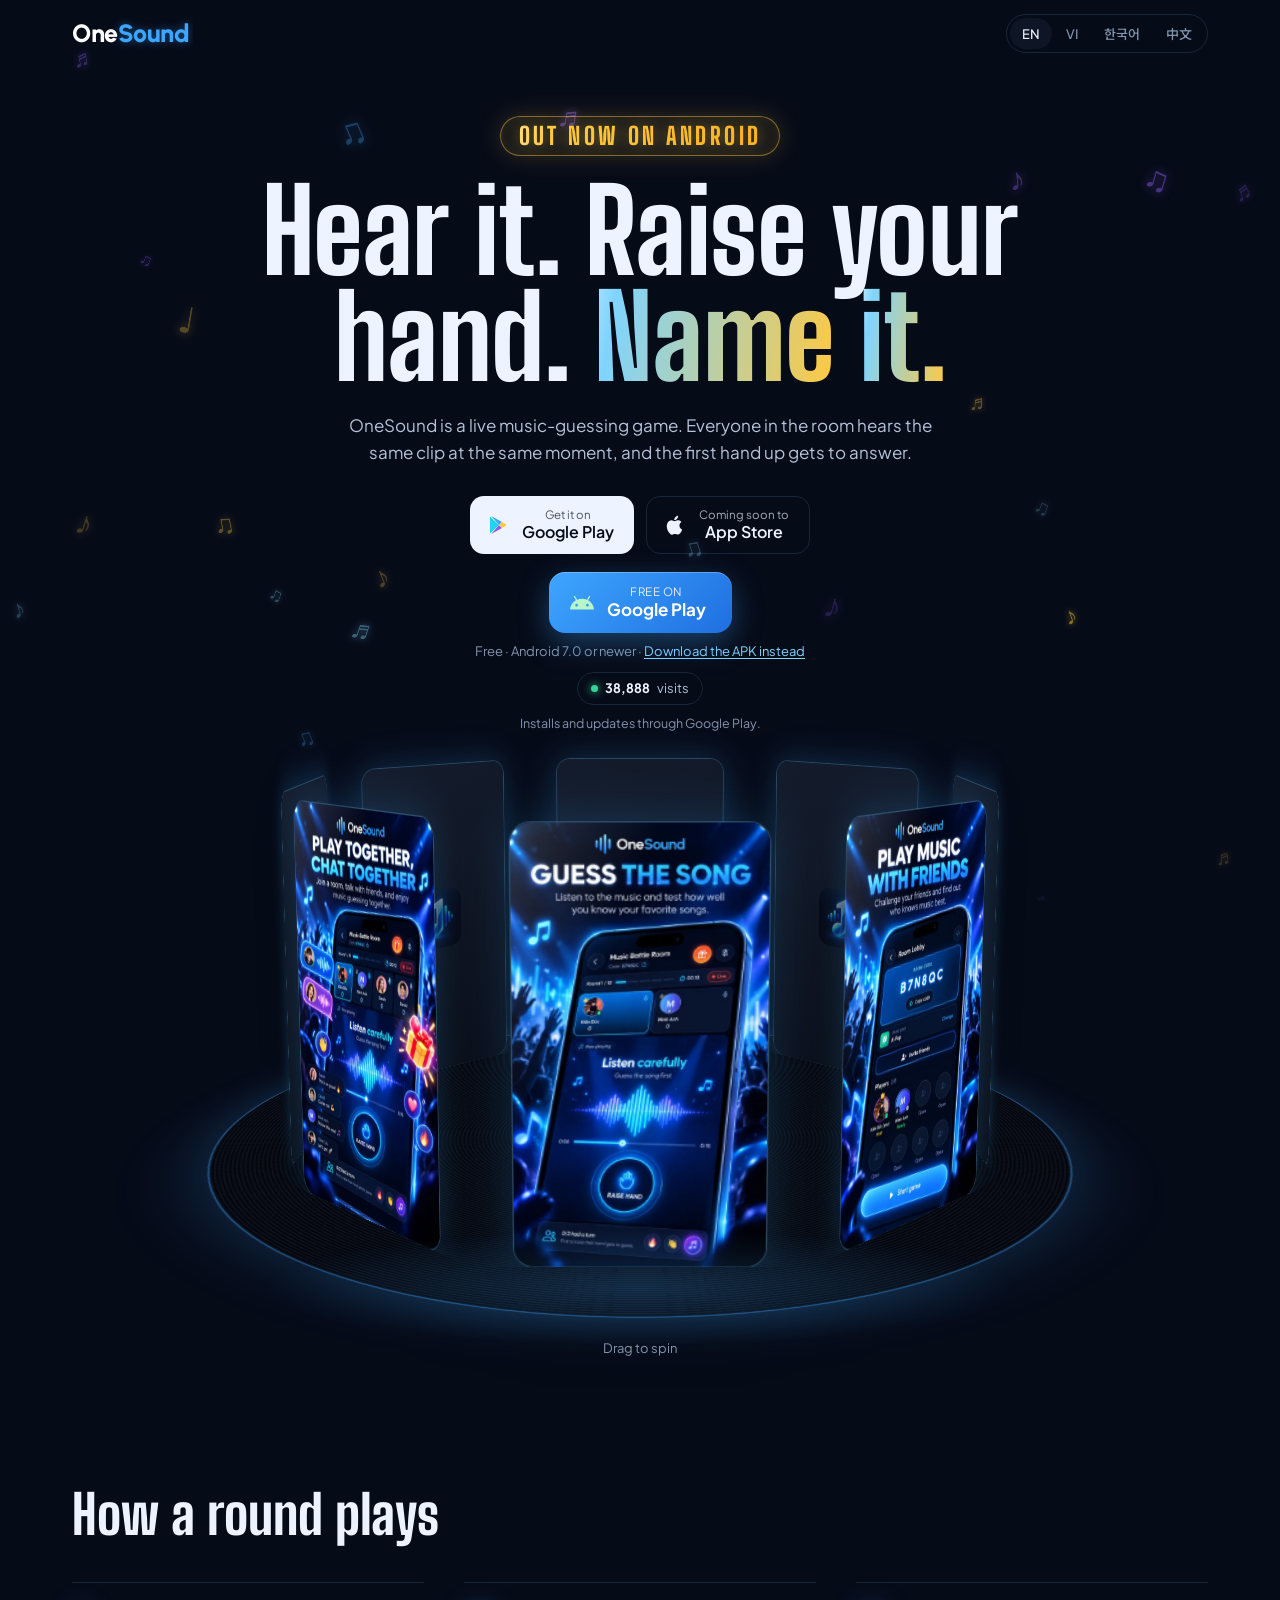
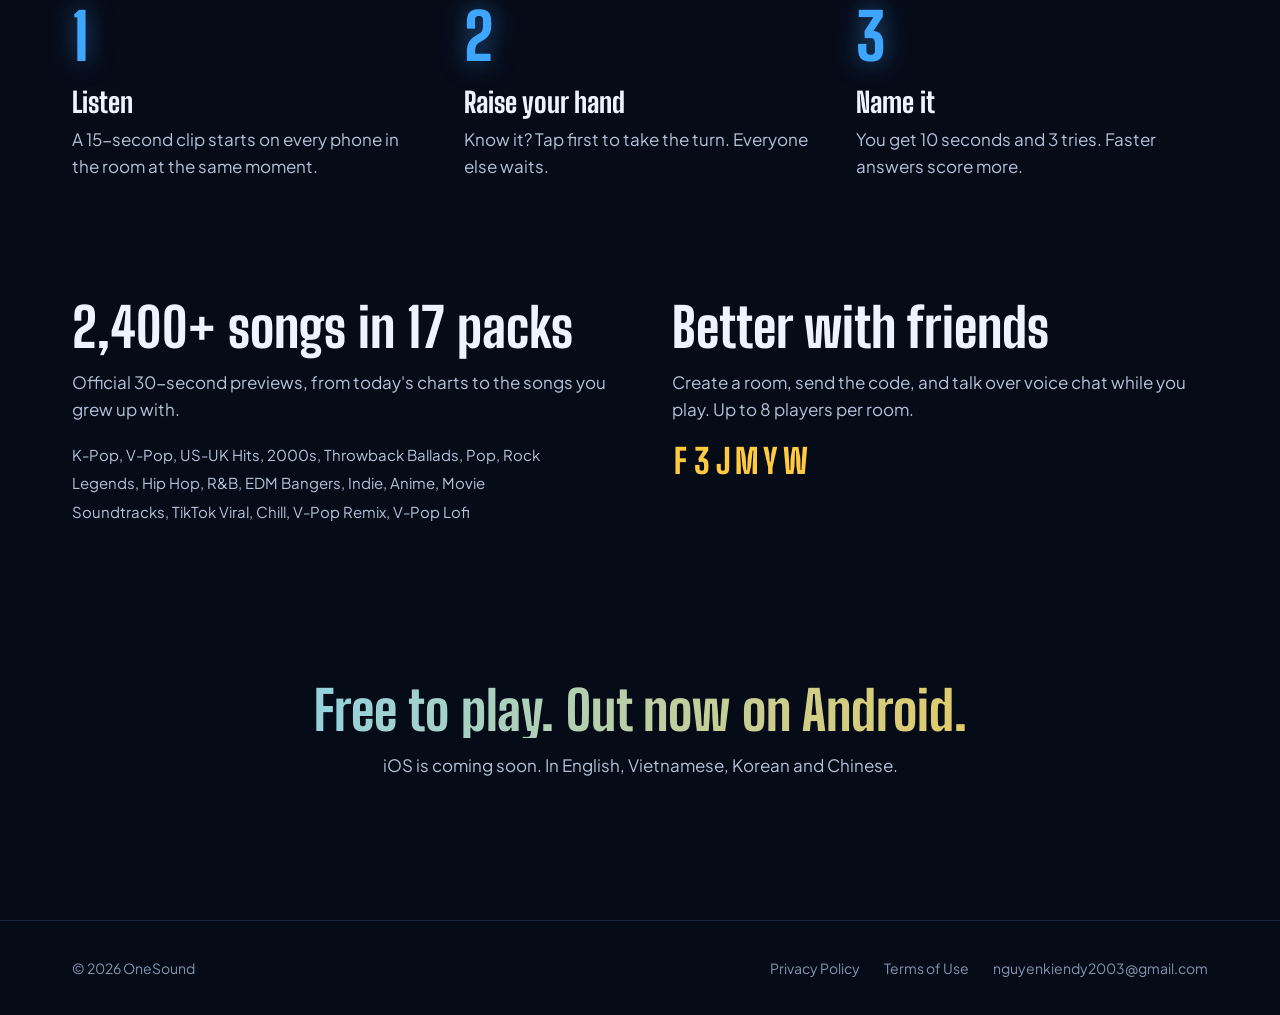
<file: index.html>
<!doctype html>
<html lang="en">
<head>
<meta charset="utf-8">
<meta name="viewport" content="width=device-width, initial-scale=1, viewport-fit=cover">
<title>OneSound: Live Music Battles</title>
<meta name="description" content="Hear the song, raise your hand first and name it. OneSound is a live music-guessing game to play with friends.">
<meta name="theme-color" content="#060b18">
<meta property="og:title" content="OneSound: Hear it. Raise your hand. Name it.">
<meta property="og:description" content="A live music-guessing game. Everyone hears the same clip at once; the first hand up answers.">
<meta property="og:site_name" content="OneSound">
<meta property="og:url" content="https://duckiendev.github.io/onesound/">
<meta property="og:image" content="https://duckiendev.github.io/onesound/assets/og.jpg">
<meta property="og:image:secure_url" content="https://duckiendev.github.io/onesound/assets/og.jpg">
<meta property="og:image:type" content="image/jpeg">
<meta property="og:image:width" content="1200">
<meta property="og:image:height" content="630">
<meta property="og:image:alt" content="OneSound: guess the song, beat your rivals. Play solo or battle live in music rooms.">
<meta property="og:type" content="website">
<meta property="og:locale" content="en_US">
<meta property="og:locale:alternate" content="vi_VN">
<meta property="og:locale:alternate" content="ko_KR">
<meta name="twitter:card" content="summary_large_image">
<meta name="twitter:title" content="OneSound: Hear it. Raise your hand. Name it.">
<meta name="twitter:description" content="A live music-guessing game. Everyone hears the same clip at once; the first hand up answers.">
<meta name="twitter:image" content="https://duckiendev.github.io/onesound/assets/og.jpg">
<link rel="canonical" href="https://duckiendev.github.io/onesound/">
<link rel="icon" href="assets/favicon.png">
<link rel="apple-touch-icon" href="assets/apple-touch-icon.png">
<link rel="preconnect" href="https://fonts.googleapis.com">
<link rel="preconnect" href="https://fonts.gstatic.com" crossorigin>
<link href="https://fonts.googleapis.com/css2?family=Big+Shoulders+Display:wght@700;800&family=Urbanist:wght@800&family=Noto+Sans+KR:wght@400;500;700&family=Noto+Sans+SC:wght@400;500;700;900&family=Plus+Jakarta+Sans:wght@400;500;600&display=swap" rel="stylesheet">
<link rel="preload" as="image" href="assets/posters/guess-1.webp">
<link rel="stylesheet" href="assets/site.css">
<script>document.documentElement.classList.add('js')</script>
</head>
<body>

<header class="topbar" id="topbar">
  <div class="wrap">
    <a class="brand" href="./" data-langlink aria-label="OneSound"><span class="wm" aria-hidden="true"><i style="--n:0">O</i><i style="--n:1">n</i><i style="--n:2">e</i><i style="--n:3" class=s>S</i><i style="--n:4" class=s>o</i><i style="--n:5" class=s>u</i><i style="--n:6" class=s>n</i><i style="--n:7" class=s>d</i></span></a>
    <div class="lang" role="group" aria-label="Language">
      <button type="button" data-lang="en">EN</button>
      <button type="button" data-lang="vi">VI</button>
      <button type="button" data-lang="ko">한국어</button>
      <button type="button" data-lang="zh">中文</button>
    </div>
  </div>
</header>

<main>
  <section class="hero">
    <div class="wrap">
      <div class="copy">
        <p class="soon">
          <span class="spark" style="--x:-14px;--y:-6px;--t:0s" aria-hidden="true"></span>
          <span class="spark" style="--x:calc(100% + 4px);--y:-10px;--t:.7s" aria-hidden="true"></span>
          <span class="spark" style="--x:30%;--y:calc(100% - 2px);--t:1.3s;--s:.6" aria-hidden="true"></span>
          <span class="spark" style="--x:80%;--y:-14px;--t:1.9s;--s:.5" aria-hidden="true"></span>
          <span class="spark" style="--x:calc(100% + 10px);--y:70%;--t:2.4s;--s:.7" aria-hidden="true"></span>
          <span class="label" data-i18n="badge">Out now on Android</span>
        </p>
        <h1><span data-i18n="h1a" data-split>Hear it.</span> <span data-i18n="h1b" data-split>Raise your hand.</span>
          <span class="hl" data-i18n="h1c" data-split>Name it.</span></h1>
        <p class="lead" data-i18n="lead">OneSound is a live music-guessing game. Everyone in the room hears the same clip at the same moment, and the first hand up gets to answer.</p>
        <div class="stores">
          <a class="store" href="https://play.google.com/store/apps/details?id=com.onesound.dy" target="_blank" rel="noopener">
            <svg viewBox="0 0 24 24" fill="none" aria-hidden="true"><path d="M4 3.5v17l9-8.5-9-8.5Z" fill="#22d3ee"/><path d="m13 12 3-2.9L5.2 3l7.8 9Z" fill="#3ea6ff"/><path d="m13 12-7.8 9L16 14.9 13 12Z" fill="#8b5cf6"/><path d="m16 9.1 3.6 2a1 1 0 0 1 0 1.8l-3.6 2L13 12l3-2.9Z" fill="#ffc940"/></svg>
            <span><small data-i18n="getOn">Get it on</small><strong>Google Play</strong></span>
          </a>
          <span class="store alt">
            <svg viewBox="0 0 24 24" fill="currentColor" aria-hidden="true"><path d="M16.4 12.6c0-2.3 1.9-3.4 2-3.5-1.1-1.6-2.8-1.8-3.4-1.8-1.4-.1-2.8.9-3.5.9s-1.8-.9-3-.9C7 7.3 5.4 8.3 4.6 9.8c-1.7 2.9-.4 7.2 1.2 9.5.8 1.1 1.7 2.4 3 2.4 1.2-.1 1.6-.8 3.1-.8s1.8.8 3.1.7c1.3 0 2.1-1.1 2.9-2.3.9-1.3 1.2-2.6 1.3-2.7-.1 0-2.6-1-2.8-4ZM14.1 5.7c.7-.8 1.1-1.9 1-3-1 0-2.1.7-2.8 1.5-.6.7-1.2 1.8-1 2.9 1.1.1 2.1-.6 2.8-1.4Z"/></svg>
            <span><small data-i18n="soon">Coming soon to</small><strong>App Store</strong></span>
          </span>
        </div>
        <div class="beta">
          <a class="beta-btn" href="https://play.google.com/store/apps/details?id=com.onesound.dy" target="_blank" rel="noopener">
            <svg viewBox="0 0 24 24" fill="currentColor" aria-hidden="true"><path d="M17.6 9.48 19.44 6.3a.6.6 0 0 0-1.04-.6l-1.87 3.23A11.5 11.5 0 0 0 12 8c-1.62 0-3.15.33-4.53.93L5.6 5.7a.6.6 0 1 0-1.04.6L6.4 9.48A10.9 10.9 0 0 0 1 18h22a10.9 10.9 0 0 0-5.4-8.52ZM7 15.25a1.25 1.25 0 1 1 0-2.5 1.25 1.25 0 0 1 0 2.5Zm10 0a1.25 1.25 0 1 1 0-2.5 1.25 1.25 0 0 1 0 2.5Z"/></svg>
            <span><small data-i18n="betaSmall">Test build</small><strong data-i18n="betaBig">Download for Android</strong></span>
          </a>
          <p class="beta-meta"><span data-i18n="betaMeta">Free · Android 7.0 or newer</span> · <a href="https://github.com/DuckienDev/onesound/releases/latest/download/OneSound-android.apk" download data-i18n="betaOld">Download the APK instead</a></p>
          <p class="visits" id="visits" hidden><span class="visits-dot" aria-hidden="true"></span><strong id="visitsNum">38,888</strong> <span data-i18n="visits">visits</span></p>
          <p class="beta-how" data-i18n="betaHow">Open the file on your phone and allow installs from this source when asked.</p>
        </div>
      </div>

      <div class="deck" id="deck" tabindex="0" role="group"
           aria-label="OneSound posters. Use the arrow keys to turn." data-i18n-label="deckLabel">
        <div class="ring" id="ring">
          <div class="record" aria-hidden="true"></div>
          <div class="slot" style="--i:0">
            <div class="face"><img src="assets/posters/guess-1.webp" alt="Guess the song: listen to the music and test how well you know your favourite songs" width="540" height="960"></div>
            <div class="back" aria-hidden="true"><img src="assets/icon.png" alt=""></div>
          </div>
          <div class="slot" style="--i:1">
            <div class="face"><img src="assets/posters/friends-1.webp" alt="Play music with friends: challenge your friends and find out who knows music best" width="540" height="960" loading="lazy"></div>
            <div class="back" aria-hidden="true"><img src="assets/icon.png" alt=""></div>
          </div>
          <div class="slot" style="--i:2">
            <div class="face"><img src="assets/posters/know-1.webp" alt="How well do you know music? Recognise songs and prove you are a true fan" width="540" height="960" loading="lazy"></div>
            <div class="back" aria-hidden="true"><img src="assets/icon.png" alt=""></div>
          </div>
          <div class="slot" style="--i:3">
            <div class="face"><img src="assets/posters/chat-1.webp" alt="Play together, chat together: join a room, talk with friends and guess together" width="540" height="960" loading="lazy"></div>
            <div class="back" aria-hidden="true"><img src="assets/icon.png" alt=""></div>
          </div>
          <div class="slot" style="--i:4">
            <div class="face"><img src="assets/posters/guess-2.webp" alt="Guess the song, on the home screen" width="540" height="960" loading="lazy"></div>
            <div class="back" aria-hidden="true"><img src="assets/icon.png" alt=""></div>
          </div>
          <div class="slot" style="--i:5">
            <div class="face"><img src="assets/posters/friends-2.webp" alt="Play with friends, from a private room code" width="540" height="960" loading="lazy"></div>
            <div class="back" aria-hidden="true"><img src="assets/icon.png" alt=""></div>
          </div>
          <div class="slot" style="--i:6">
            <div class="face"><img src="assets/posters/know-2.webp" alt="Climb the leaderboard and fill your profile" width="540" height="960" loading="lazy"></div>
            <div class="back" aria-hidden="true"><img src="assets/icon.png" alt=""></div>
          </div>
          <div class="slot" style="--i:7">
            <div class="face"><img src="assets/posters/chat-2.webp" alt="Voice chat and gifts in the game room" width="540" height="960" loading="lazy"></div>
            <div class="back" aria-hidden="true"><img src="assets/icon.png" alt=""></div>
          </div>
        </div>
        <p class="hint" data-i18n="hint">Drag to spin</p>
      </div>
    </div>
  </section>

  <section class="round" id="play">
    <div class="wrap">
      <h2 data-reveal data-i18n="roundTitle">How a round plays</h2>
      <ol class="steps">
        <li data-reveal style="--d:1"><h3 data-i18n="s1t">Listen</h3>
          <p data-i18n="s1p">A 15-second clip starts on every phone in the room at the same moment.</p></li>
        <li data-reveal style="--d:2"><h3 data-i18n="s2t">Raise your hand</h3>
          <p data-i18n="s2p">Know it? Tap first to take the turn. Everyone else waits.</p></li>
        <li data-reveal style="--d:3"><h3 data-i18n="s3t">Name it</h3>
          <p data-i18n="s3p">You get 10 seconds and 3 tries. Faster answers score more.</p></li>
      </ol>
    </div>
  </section>

  <section class="more">
    <div class="wrap">
      <div data-reveal>
        <h2 data-i18n="packsTitle">2,400+ songs in 17 packs</h2>
        <p data-i18n="packsLead">Official 30-second previews, from today's charts to the songs you grew up with.</p>
        <p class="packs" data-i18n="packs">K-Pop, V-Pop, US-UK Hits, 2000s, Throwback Ballads, Pop, Rock Legends, Hip Hop, R&amp;B, EDM Bangers, Indie, Anime, Movie Soundtracks, TikTok Viral, Chill, V-Pop Remix, V-Pop Lofi</p>
      </div>
      <div data-reveal style="--d:1">
        <h2 data-i18n="friendsTitle">Better with friends</h2>
        <p data-i18n="friendsLead">Create a room, send the code, and talk over voice chat while you play. Up to 8 players per room.</p>
        <span class="code" aria-label="Example room code">B7N8QC</span>
      </div>
    </div>
  </section>

  <section class="cta">
    <div class="wrap">
      <h2 data-reveal data-i18n="ctaTitle">Free to play. Out now on Android.</h2>
      <p data-reveal style="--d:1" data-i18n="ctaLead">iOS is coming soon. In English, Vietnamese, Korean and Chinese.</p>
    </div>
  </section>
</main>

<footer>
  <div class="wrap">
    <span>© 2026 OneSound</span>
    <nav>
      <a href="privacy/" data-langlink data-i18n="privacy">Privacy Policy</a>
      <a href="terms/" data-langlink data-i18n="terms">Terms of Use</a>
      <a href="mailto:nguyenkiendy2003@gmail.com">nguyenkiendy2003@gmail.com</a>
    </nav>
  </div>
</footer>

<script src="assets/site.js"></script>
<script>
OneSound.visits({
  url: 'https://ntrrjqgtnfajfdimwtgc.supabase.co/rest/v1/rpc/site_hit',
  // The public anon key, the same one the app ships with.
  key: 'eyJhbGciOiJIUzI1NiIsInR5cCI6IkpXVCJ9.eyJpc3MiOiJzdXBhYmFzZSIsInJlZiI6Im50cnJqcWd0bmZhamZkaW13dGdjIiwicm9sZSI6ImFub24iLCJpYXQiOjE3OTE0Mzg2NjMsImV4cCI6MjEwNzAxNDY2M30.gkUlXZti_we2pMiI9zPDuvJZN7xv5A0T5GkgMovaPxY'
});
</script>
<script>
OneSound.page({
  en: {
    visits: 'visits',
    betaSmall: 'Free on', betaBig: 'Google Play',
    betaMeta: 'Free · Android 7.0 or newer', betaOld: 'Download the APK instead',
    betaHow: 'Installs and updates through Google Play.',
    h1a: 'Hear it.', h1b: 'Raise your hand.', h1c: 'Name it.',
    lead: 'OneSound is a live music-guessing game. Everyone in the room hears the same clip at the same moment, and the first hand up gets to answer.',
    badge: 'Out now on Android', getOn: 'Get it on', soon: 'Coming soon to', hint: 'Drag to spin',
    deckLabel: 'OneSound posters. Use the arrow keys to turn.',
    roundTitle: 'How a round plays',
    s1t: 'Listen', s1p: 'A 15-second clip starts on every phone in the room at the same moment.',
    s2t: 'Raise your hand', s2p: 'Know it? Tap first to take the turn. Everyone else waits.',
    s3t: 'Name it', s3p: 'You get 10 seconds and 3 tries. Faster answers score more.',
    packsTitle: '2,400+ songs in 17 packs',
    packsLead: "Official 30-second previews, from today's charts to the songs you grew up with.",
    packs: 'K-Pop, V-Pop, US-UK Hits, 2000s, Throwback Ballads, Pop, Rock Legends, Hip Hop, R&B, EDM Bangers, Indie, Anime, Movie Soundtracks, TikTok Viral, Chill, V-Pop Remix, V-Pop Lofi',
    friendsTitle: 'Better with friends',
    friendsLead: 'Create a room, send the code, and talk over voice chat while you play. Up to 8 players per room.',
    ctaTitle: 'Free to play. Out now on Android.',
    ctaLead: 'iOS is coming soon. In English, Vietnamese, Korean and Chinese.',
    privacy: 'Privacy Policy', terms: 'Terms of Use'
  },
  vi: {
    visits: 'lượt truy cập',
    betaSmall: 'Miễn phí trên', betaBig: 'Google Play',
    betaMeta: 'Miễn phí · Android 7.0 trở lên', betaOld: 'Hoặc tải file APK',
    betaHow: 'Cài và cập nhật tự động qua Google Play.',
    h1a: 'Nghe.', h1b: 'Giơ tay.', h1c: 'Gọi tên bài.',
    lead: 'OneSound là game đoán nhạc trực tiếp. Cả phòng nghe cùng một đoạn nhạc vào cùng một lúc, ai giơ tay trước thì được trả lời.',
    badge: 'Đã có trên Android', getOn: 'Tải trên', soon: 'Sắp có trên', hint: 'Kéo để xoay',
    deckLabel: 'Poster OneSound. Dùng phím mũi tên để xoay.',
    roundTitle: 'Một vòng chơi',
    s1t: 'Nghe', s1p: 'Một đoạn nhạc 15 giây phát trên mọi điện thoại trong phòng vào cùng một lúc.',
    s2t: 'Giơ tay', s2p: 'Biết bài? Bấm trước để giành lượt, những người khác phải chờ.',
    s3t: 'Gọi tên bài', s3p: 'Bạn có 10 giây và 3 lần thử. Trả lời càng nhanh, điểm càng cao.',
    packsTitle: 'Hơn 2.400 bài trong 17 gói nhạc',
    packsLead: 'Đoạn nghe thử 30 giây chính thức, từ bảng xếp hạng hôm nay đến những bài bạn nghe từ bé.',
    packs: 'K-Pop, V-Pop, Hit Âu Mỹ, Thập niên 2000, Ballad hoài niệm, Pop, Huyền thoại Rock, Hip Hop, R&B, EDM bùng nổ, Indie, Anime, Nhạc phim, TikTok Viral, Chill, V-Pop Remix, V-Pop Lofi',
    friendsTitle: 'Vui hơn khi có bạn bè',
    friendsLead: 'Tạo phòng, gửi mã cho bạn và trò chuyện bằng giọng nói trong lúc chơi. Mỗi phòng tối đa 8 người.',
    ctaTitle: 'Miễn phí. Đã có trên Android.',
    ctaLead: 'iOS sắp ra mắt. Có tiếng Việt, tiếng Anh, tiếng Hàn và tiếng Trung.',
    privacy: 'Chính sách quyền riêng tư', terms: 'Điều khoản sử dụng'
  },
  ko: {
    visits: '방문',
    betaSmall: '무료 다운로드', betaBig: 'Google Play',
    betaMeta: '무료 · Android 7.0 이상', betaOld: 'APK 파일로 받기',
    betaHow: 'Google Play에서 설치하고 업데이트해요.',
    h1a: '듣고,', h1b: '손 들고,', h1c: '맞혀요.',
    lead: 'OneSound는 실시간 음악 맞히기 게임이에요. 방 안의 모두가 같은 순간에 같은 곡을 듣고, 먼저 손을 든 사람이 답할 수 있어요.',
    badge: 'Android 출시', getOn: '다운로드', soon: '곧 출시', hint: '드래그해서 돌려 보세요',
    deckLabel: 'OneSound 포스터. 방향키로 돌릴 수 있어요.',
    roundTitle: '한 라운드는 이렇게 진행돼요',
    s1t: '듣기', s1p: '15초 클립이 방 안 모든 휴대폰에서 동시에 재생돼요.',
    s2t: '손 들기', s2p: '아는 곡이면 먼저 눌러 차례를 가져가요. 다른 사람은 기다려요.',
    s3t: '맞히기', s3p: '10초 안에 세 번까지 답할 수 있어요. 빨리 맞힐수록 점수가 높아요.',
    packsTitle: '17개 팩, 2,400곡 이상',
    packsLead: '오늘의 차트부터 어릴 적 듣던 노래까지, 공식 30초 미리듣기로 즐겨요.',
    packs: 'K-Pop, V-Pop, 미국·영국 히트곡, 2000년대, 추억의 발라드, 팝, 록 레전드, 힙합, R&B, EDM 뱅어, 인디, 애니메이션, 영화 OST, 틱톡 바이럴, 칠, V-Pop 리믹스, V-Pop 로파이',
    friendsTitle: '친구와 함께하면 더 재밌어요',
    friendsLead: '방을 만들고 코드를 보내서, 플레이하는 동안 음성으로 대화해요. 한 방에 최대 8명까지 들어올 수 있어요.',
    ctaTitle: '무료로 즐겨요. Android에서 만나요.',
    ctaLead: 'iOS는 곧 출시돼요. 한국어, 영어, 베트남어, 중국어 지원.',
    privacy: '개인정보 처리방침', terms: '이용약관'
  },
  zh: {
    visits: '次访问',
    betaSmall: '免费下载', betaBig: 'Google Play',
    betaMeta: '免费 · Android 7.0 及以上', betaOld: '或下载 APK 文件',
    betaHow: '通过 Google Play 安装和更新。',
    h1a: '听歌，', h1b: '举手，', h1c: '猜歌名。',
    lead: 'OneSound 是一款实时猜歌游戏。房间里的每个人在同一时刻听到同一段音乐，最先举手的人获得作答机会。',
    badge: 'Android 版已上线', getOn: '立即下载', soon: '即将登陆', hint: '拖动旋转',
    deckLabel: 'OneSound 海报。使用方向键旋转。',
    roundTitle: '一局怎么玩',
    s1t: '听', s1p: '一段 15 秒的音乐同时在房间里每部手机上播放。',
    s2t: '举手', s2p: '听出来了？抢先点一下拿到作答机会，其他人等待。',
    s3t: '猜歌名', s3p: '你有 10 秒和 3 次机会。答得越快，得分越高。',
    packsTitle: '17 个曲包，2,400+ 首歌',
    packsLead: '官方 30 秒试听片段，从当下热榜到陪你长大的老歌。',
    packs: 'K-Pop、V-Pop、欧美热歌、2000 年代、怀旧情歌、流行、摇滚传奇、嘻哈、R&B、EDM 燃曲、独立音乐、动漫、影视原声、TikTok 热歌、轻松、V-Pop Remix、V-Pop Lofi',
    friendsTitle: '和朋友一起更好玩',
    friendsLead: '创建房间，发送房间码，边玩边语音聊天。每个房间最多 8 人。',
    ctaTitle: '免费畅玩，Android 版已上线。',
    ctaLead: 'iOS 版即将推出。支持中文、英语、越南语和韩语。',
    privacy: '隐私政策', terms: '使用条款'
  }
});
</script>
</body>
</html>
</file>
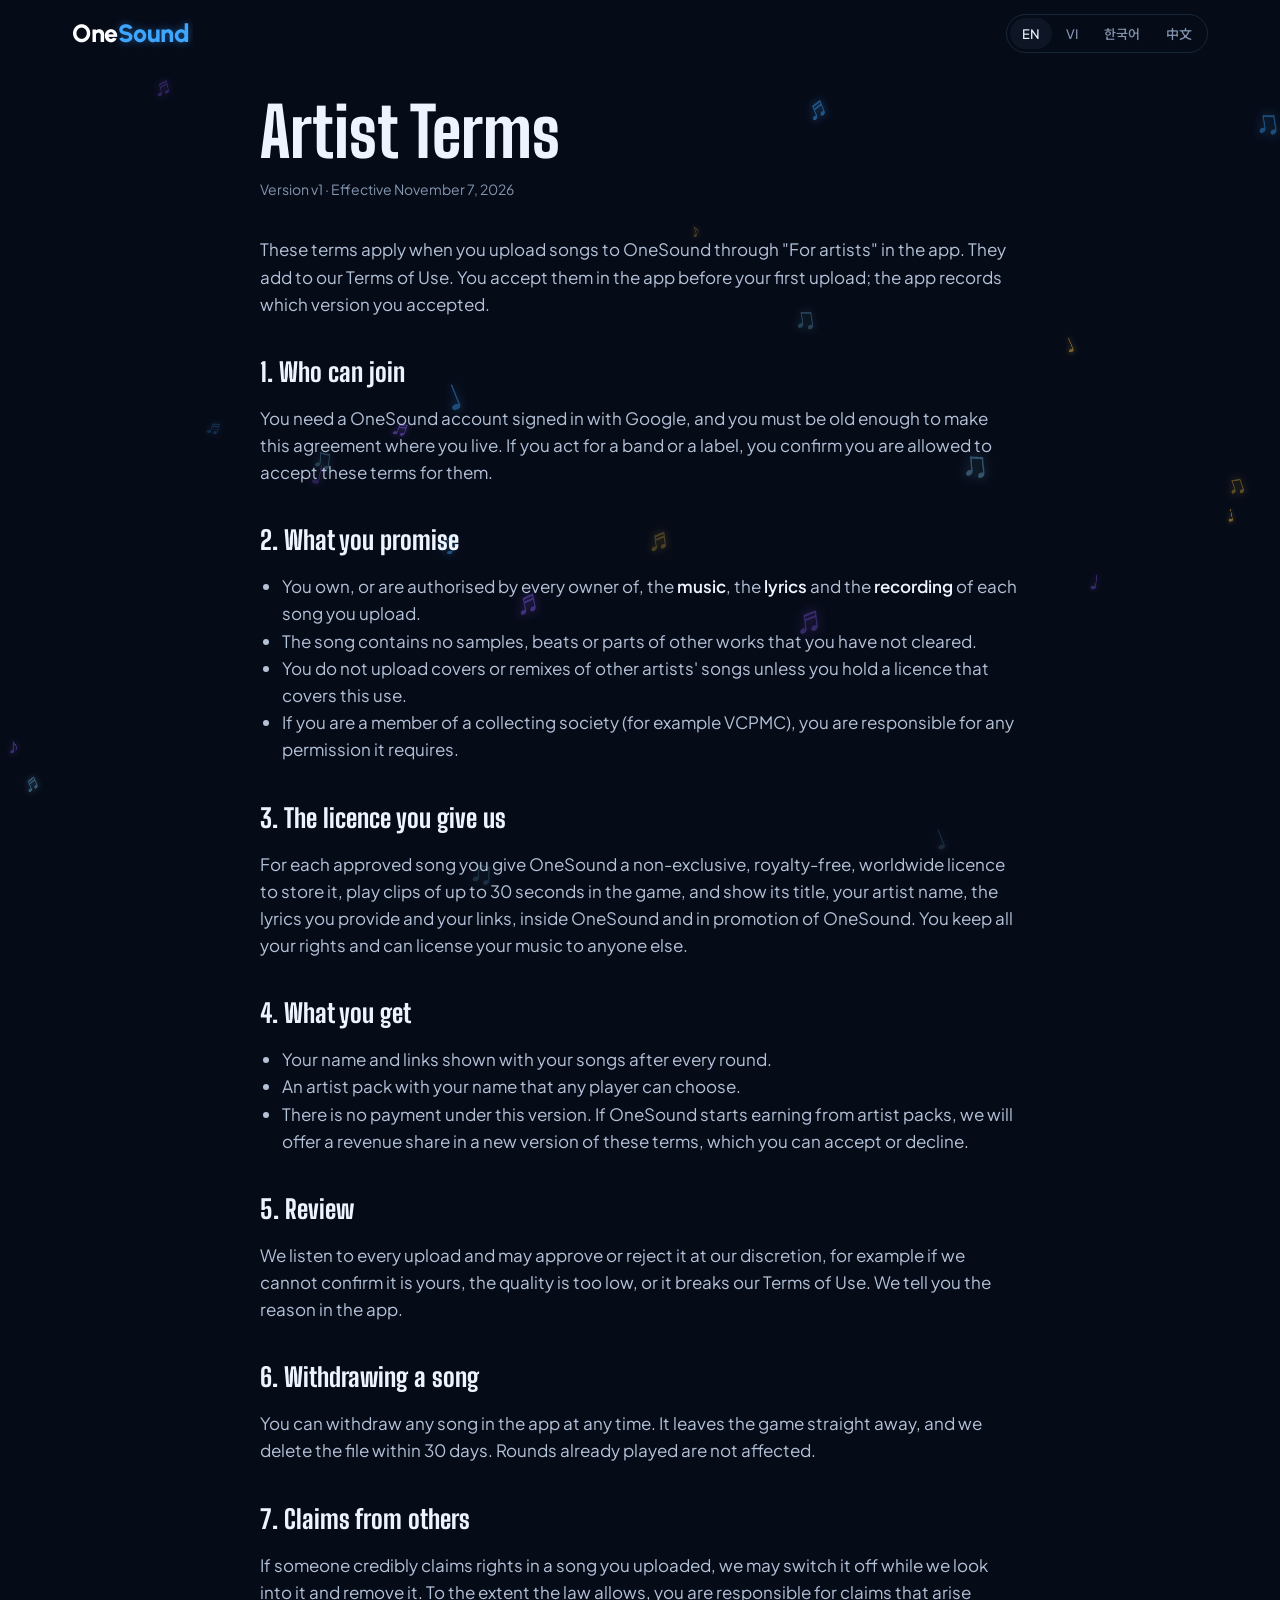
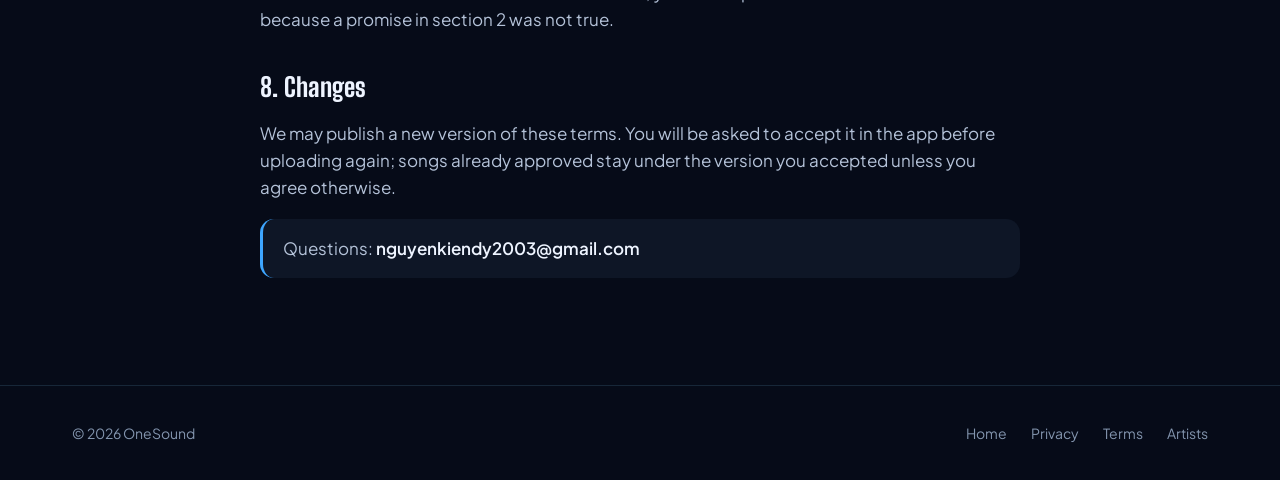
<file: artist-terms/index.html>
<!doctype html>
<html lang="en">
<head>
<meta charset="utf-8">
<meta name="viewport" content="width=device-width, initial-scale=1, viewport-fit=cover">
<title>OneSound Artist Terms</title>
<meta name="description" content="The terms for artists who put their songs in OneSound.">
<meta property="og:site_name" content="OneSound">
<meta property="og:title" content="OneSound Artist Terms">
<meta property="og:description" content="The terms for artists who put their songs in OneSound.">
<meta property="og:url" content="https://duckiendev.github.io/onesound/artist-terms/">
<meta property="og:image" content="https://duckiendev.github.io/onesound/assets/og.jpg">
<meta property="og:image:width" content="1200">
<meta property="og:image:height" content="630">
<meta property="og:type" content="article">
<meta name="twitter:card" content="summary_large_image">
<meta name="twitter:image" content="https://duckiendev.github.io/onesound/assets/og.jpg">
<meta name="theme-color" content="#060b18">
<link rel="icon" href="../assets/favicon.png">
<link rel="preconnect" href="https://fonts.googleapis.com">
<link rel="preconnect" href="https://fonts.gstatic.com" crossorigin>
<link href="https://fonts.googleapis.com/css2?family=Big+Shoulders+Display:wght@700;800&family=Urbanist:wght@800&family=Noto+Sans+KR:wght@400;500;700&family=Noto+Sans+SC:wght@400;500;700;900&family=Plus+Jakarta+Sans:wght@400;500;600&display=swap" rel="stylesheet">
<link rel="stylesheet" href="../assets/site.css">
</head>
<body>
<header class="topbar" id="topbar">
  <div class="wrap">
    <a class="brand" href="../" data-langlink aria-label="OneSound"><span class="wm" aria-hidden="true"><i style="--n:0">O</i><i style="--n:1">n</i><i style="--n:2">e</i><i style="--n:3" class=s>S</i><i style="--n:4" class=s>o</i><i style="--n:5" class=s>u</i><i style="--n:6" class=s>n</i><i style="--n:7" class=s>d</i></span></a>
    <div class="lang" role="group" aria-label="Language">
      <button type="button" data-lang="en">EN</button>
      <button type="button" data-lang="vi">VI</button>
      <button type="button" data-lang="ko">한국어</button>
      <button type="button" data-lang="zh">中文</button>
    </div>
  </div>
</header>
<main class="doc">
  <div class="wrap reveal">
<article lang="en" data-lang="en">
    <h1>Artist Terms</h1>
    <p class="updated">Version v1 · Effective November 7, 2026</p>

    <p>These terms apply when you upload songs to OneSound through "For artists" in the app. They add to our <a href="../terms/">Terms of Use</a>. You accept them in the app before your first upload; the app records which version you accepted.</p>

    <h2>1. Who can join</h2>
    <p>You need a OneSound account signed in with Google, and you must be old enough to make this agreement where you live. If you act for a band or a label, you confirm you are allowed to accept these terms for them.</p>

    <h2>2. What you promise</h2>
    <ul>
      <li>You own, or are authorised by every owner of, the <strong>music</strong>, the <strong>lyrics</strong> and the <strong>recording</strong> of each song you upload.</li>
      <li>The song contains no samples, beats or parts of other works that you have not cleared.</li>
      <li>You do not upload covers or remixes of other artists' songs unless you hold a licence that covers this use.</li>
      <li>If you are a member of a collecting society (for example VCPMC), you are responsible for any permission it requires.</li>
    </ul>

    <h2>3. The licence you give us</h2>
    <p>For each approved song you give OneSound a non-exclusive, royalty-free, worldwide licence to store it, play clips of up to 30 seconds in the game, and show its title, your artist name, the lyrics you provide and your links, inside OneSound and in promotion of OneSound. You keep all your rights and can license your music to anyone else.</p>

    <h2>4. What you get</h2>
    <ul>
      <li>Your name and links shown with your songs after every round.</li>
      <li>An artist pack with your name that any player can choose.</li>
      <li>There is no payment under this version. If OneSound starts earning from artist packs, we will offer a revenue share in a new version of these terms, which you can accept or decline.</li>
    </ul>

    <h2>5. Review</h2>
    <p>We listen to every upload and may approve or reject it at our discretion, for example if we cannot confirm it is yours, the quality is too low, or it breaks our Terms of Use. We tell you the reason in the app.</p>

    <h2>6. Withdrawing a song</h2>
    <p>You can withdraw any song in the app at any time. It leaves the game straight away, and we delete the file within 30 days. Rounds already played are not affected.</p>

    <h2>7. Claims from others</h2>
    <p>If someone credibly claims rights in a song you uploaded, we may switch it off while we look into it and remove it. To the extent the law allows, you are responsible for claims that arise because a promise in section 2 was not true.</p>

    <h2>8. Changes</h2>
    <p>We may publish a new version of these terms. You will be asked to accept it in the app before uploading again; songs already approved stay under the version you accepted unless you agree otherwise.</p>

    <p class="note">Questions: <strong>nguyenkiendy2003@gmail.com</strong></p>
  </article>
<article lang="vi" data-lang="vi" hidden>
    <h1>Điều khoản nghệ sĩ</h1>
    <p class="updated">Phiên bản v1 · Có hiệu lực từ ngày 7 tháng 11 năm 2026</p>

    <p>Điều khoản này áp dụng khi bạn tải bài hát lên OneSound qua mục "Dành cho nghệ sĩ" trong app, bổ sung cho <a href="../terms/">Điều khoản sử dụng</a>. Bạn đồng ý trong app trước lần tải đầu tiên; app ghi lại phiên bản bạn đã đồng ý.</p>

    <h2>1. Ai có thể tham gia</h2>
    <p>Bạn cần tài khoản OneSound đăng nhập bằng Google và đủ tuổi để tự ký thoả thuận này theo luật nơi bạn sống. Nếu bạn đại diện cho ban nhạc hoặc hãng đĩa, bạn xác nhận mình được phép đồng ý thay cho họ.</p>

    <h2>2. Bạn cam kết</h2>
    <ul>
      <li>Bạn là chủ sở hữu, hoặc được mọi chủ sở hữu uỷ quyền, đối với <strong>phần nhạc</strong>, <strong>lời</strong> và <strong>bản thu</strong> của từng bài bạn tải lên.</li>
      <li>Bài hát không chứa sample, beat hay phần nào của tác phẩm khác mà bạn chưa có quyền dùng.</li>
      <li>Bạn không tải lên bản cover hay remix bài của nghệ sĩ khác, trừ khi có giấy phép cho việc sử dụng này.</li>
      <li>Nếu bạn là hội viên của một tổ chức quản lý quyền (ví dụ VCPMC), bạn tự lo mọi sự cho phép mà tổ chức đó yêu cầu.</li>
    </ul>

    <h2>3. Quyền bạn cấp cho chúng tôi</h2>
    <p>Với mỗi bài được duyệt, bạn cấp cho OneSound quyền không độc quyền, miễn phí, trên toàn thế giới để lưu trữ, phát trích đoạn tối đa 30 giây trong trò chơi, và hiển thị tên bài, tên nghệ sĩ, lời bài hát bạn cung cấp và các liên kết của bạn, trong OneSound và khi quảng bá OneSound. Bạn vẫn giữ toàn bộ quyền và có thể cấp phép nhạc của mình cho bất kỳ ai khác.</p>

    <h2>4. Bạn nhận được</h2>
    <ul>
      <li>Tên và liên kết của bạn hiển thị cùng bài hát sau mỗi vòng.</li>
      <li>Một gói nhạc mang tên bạn mà mọi người chơi đều chọn được.</li>
      <li>Phiên bản này không có khoản thanh toán nào. Nếu OneSound bắt đầu có doanh thu từ gói nghệ sĩ, chúng tôi sẽ đề xuất chia doanh thu trong một phiên bản điều khoản mới, bạn có thể đồng ý hoặc từ chối.</li>
    </ul>

    <h2>5. Duyệt bài</h2>
    <p>Chúng tôi nghe từng bài được tải lên và có thể duyệt hoặc từ chối theo đánh giá của mình, ví dụ khi không xác nhận được bài là của bạn, chất lượng quá thấp hoặc vi phạm Điều khoản sử dụng. Lý do được báo trong app.</p>

    <h2>6. Rút bài</h2>
    <p>Bạn có thể rút bất kỳ bài nào trong app vào bất cứ lúc nào. Bài rời khỏi trò chơi ngay, và chúng tôi xoá file trong vòng 30 ngày. Các vòng chơi đã diễn ra không bị ảnh hưởng.</p>

    <h2>7. Khiếu nại từ người khác</h2>
    <p>Nếu có người khiếu nại có cơ sở về quyền đối với một bài bạn tải lên, chúng tôi có thể tạm tắt bài trong lúc xem xét và gỡ bài. Trong phạm vi pháp luật cho phép, bạn chịu trách nhiệm về các khiếu nại phát sinh do cam kết ở mục 2 không đúng sự thật.</p>

    <h2>8. Thay đổi</h2>
    <p>Chúng tôi có thể công bố phiên bản điều khoản mới. Bạn sẽ được yêu cầu đồng ý trong app trước khi tải bài tiếp; các bài đã được duyệt vẫn theo phiên bản bạn đã đồng ý, trừ khi bạn chấp thuận khác.</p>

    <p class="note">Câu hỏi: <strong>nguyenkiendy2003@gmail.com</strong></p>
  </article>
<article lang="ko" data-lang="ko" hidden>
    <h1>아티스트 약관</h1>
    <p class="updated">버전 v1 · 시행일: 2026년 11월 7일</p>

    <p>이 약관은 앱의 "아티스트" 메뉴를 통해 OneSound에 노래를 올릴 때 적용되며, <a href="../terms/">이용약관</a>에 추가돼요. 첫 업로드 전에 앱에서 동의하며, 앱은 동의한 버전을 기록해요.</p>

    <h2>1. 참여 대상</h2>
    <p>Google로 로그인한 OneSound 계정이 필요하고, 거주지 법률상 이 약정을 맺을 수 있는 나이여야 해요. 밴드나 레이블을 대신하는 경우, 그들을 대신해 동의할 권한이 있음을 확인해요.</p>

    <h2>2. 약속하는 내용</h2>
    <ul>
      <li>올리는 모든 노래의 <strong>음악</strong>, <strong>가사</strong>, <strong>녹음</strong>에 대한 권리를 가지고 있거나 모든 권리자로부터 위임받았어요.</li>
      <li>권리를 확보하지 않은 다른 작품의 샘플, 비트, 일부가 포함되어 있지 않아요.</li>
      <li>이 용도에 대한 라이선스가 없다면 다른 아티스트 노래의 커버나 리믹스를 올리지 않아요.</li>
      <li>저작권 신탁단체(예: VCPMC)의 회원이라면 그 단체가 요구하는 허락은 본인이 책임져요.</li>
    </ul>

    <h2>3. OneSound에 허락하는 권리</h2>
    <p>승인된 각 노래에 대해 OneSound가 OneSound 안에서, 그리고 OneSound 홍보에서 노래를 저장하고, 게임에서 최대 30초 클립을 재생하고, 노래 제목, 아티스트 이름, 제공한 가사와 링크를 보여줄 수 있는 비독점적·무상·전 세계적 권리를 부여해요. 모든 권리는 그대로 본인에게 있으며 누구에게나 음악을 라이선스할 수 있어요.</p>

    <h2>4. 받는 혜택</h2>
    <ul>
      <li>매 라운드 후 노래와 함께 이름과 링크가 표시돼요.</li>
      <li>누구나 고를 수 있는 내 이름의 아티스트 팩.</li>
      <li>이 버전에는 지급이 없어요. OneSound가 아티스트 팩으로 수익을 내게 되면 새 버전의 약관에서 수익 배분을 제안하며, 동의 여부는 선택할 수 있어요.</li>
    </ul>

    <h2>5. 검토</h2>
    <p>모든 업로드를 직접 들어 보고 재량에 따라 승인하거나 거절할 수 있어요. 예를 들어 본인 노래임을 확인할 수 없거나, 품질이 너무 낮거나, 이용약관을 위반하는 경우예요. 이유는 앱에서 알려 드려요.</p>

    <h2>6. 노래 철회</h2>
    <p>언제든지 앱에서 노래를 철회할 수 있어요. 노래는 즉시 게임에서 빠지고, 파일은 30일 안에 삭제해요. 이미 진행된 라운드에는 영향이 없어요.</p>

    <h2>7. 제3자의 권리 주장</h2>
    <p>누군가 올린 노래에 대해 타당한 권리 주장을 하면, 확인하는 동안 노래를 끄고 삭제할 수 있어요. 법이 허용하는 범위에서, 2조의 약속이 사실이 아니어서 생긴 청구에 대한 책임은 본인에게 있어요.</p>

    <h2>8. 변경</h2>
    <p>새 버전의 약관을 게시할 수 있어요. 다시 업로드하기 전에 앱에서 동의를 요청하며, 이미 승인된 노래는 따로 동의하지 않는 한 동의했던 버전을 따라요.</p>

    <p class="note">문의: <strong>nguyenkiendy2003@gmail.com</strong></p>
  </article>
<article lang="zh" data-lang="zh" hidden>
    <h1>艺人条款</h1>
    <p class="updated">版本 v1 · 生效日期：2026年11月7日</p>

    <p>当你通过应用中的“艺人专区”向 OneSound 上传歌曲时，适用本条款，作为<a href="../terms/">使用条款</a>的补充。你需在首次上传前在应用内同意；应用会记录你同意的版本。</p>

    <h2>1. 谁可以加入</h2>
    <p>你需要一个使用 Google 登录的 OneSound 账户，并且已达到你所在地法律允许订立本协议的年龄。如果你代表乐队或唱片公司，你确认有权代表其同意本条款。</p>

    <h2>2. 你的承诺</h2>
    <ul>
      <li>你拥有、或已获得所有权利人授权，你上传的每首歌的<strong>曲</strong>、<strong>词</strong>和<strong>录音</strong>。</li>
      <li>歌曲中不包含任何你未获授权的其他作品的采样、伴奏或片段。</li>
      <li>除非你持有涵盖此用途的许可，否则不上传其他艺人歌曲的翻唱或混音。</li>
      <li>如果你是集体管理组织（例如 VCPMC）的会员，你自行负责取得该组织要求的许可。</li>
    </ul>

    <h2>3. 你授予我们的许可</h2>
    <p>对于每首审核通过的歌曲，你授予 OneSound 一项非独占、免版税、全球范围的许可，可在 OneSound 内及推广 OneSound 时存储歌曲、在游戏中播放最长 30 秒的片段，并显示歌曲名称、艺人名称、你提供的歌词和你的链接。你保留全部权利，并可将你的音乐授权给任何其他人。</p>

    <h2>4. 你将获得</h2>
    <ul>
      <li>每轮结束后，你的名字和链接会与歌曲一起显示。</li>
      <li>一个以你命名、所有玩家都能选择的艺人音乐包。</li>
      <li>本版本不涉及任何付款。如果 OneSound 开始从艺人音乐包获得收入，我们会在新版本条款中提出收入分成，你可以选择接受或拒绝。</li>
    </ul>

    <h2>5. 审核</h2>
    <p>我们会试听每一首上传的歌曲，并可自行决定通过或拒绝，例如无法确认歌曲属于你、音质过低或违反使用条款。我们会在应用内告知原因。</p>

    <h2>6. 撤回歌曲</h2>
    <p>你可以随时在应用内撤回任何歌曲。歌曲会立即离开游戏，我们会在 30 天内删除文件。已经进行的回合不受影响。</p>

    <h2>7. 他人的权利主张</h2>
    <p>如果有人对你上传的歌曲提出可信的权利主张，我们可能会在调查期间暂停该歌曲并将其移除。在法律允许的范围内，因第 2 条中的承诺不属实而产生的索赔由你负责。</p>

    <h2>8. 变更</h2>
    <p>我们可能会发布新版本的条款。在你再次上传前，应用会请你同意新版本；除非你另行同意，已审核通过的歌曲仍适用你当时同意的版本。</p>

    <p class="note">如有疑问： <strong>nguyenkiendy2003@gmail.com</strong></p>
  </article>
  </div>
</main>
<footer>
  <div class="wrap">
    <span>© 2026 OneSound</span>
    <nav>
      <a href="../" data-langlink>Home</a>
      <a href="../privacy/" data-langlink>Privacy</a>
      <a href="../terms/" data-langlink>Terms</a>
      <a href="../artist-terms/" data-langlink>Artists</a>
    </nav>
  </div>
</footer>
<script src="../assets/site.js"></script>
<script>OneSound.legal();</script>
</body>
</html>
</file>
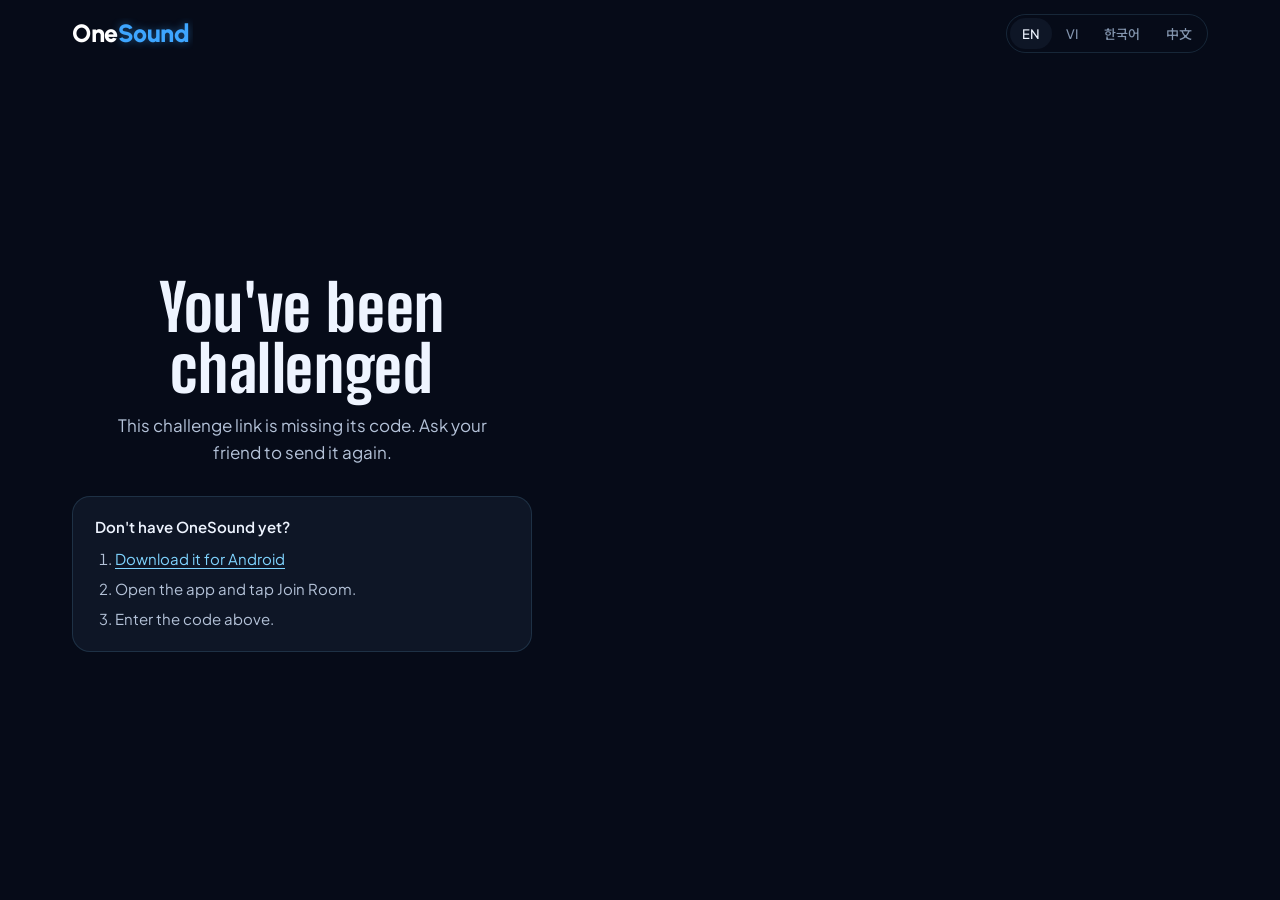
<file: c/index.html>
<!doctype html>
<html lang="en">
<head>
<meta charset="utf-8">
<meta name="viewport" content="width=device-width, initial-scale=1, viewport-fit=cover">
<title>OneSound Challenge</title>
<meta name="description" content="A friend challenged you on OneSound: same songs, one try. Open it in the app.">
<meta property="og:site_name" content="OneSound">
<meta property="og:title" content="You've been challenged on OneSound">
<meta property="og:description" content="Same songs, one try. Can you beat your friend's score?">
<meta property="og:image" content="https://duckiendev.github.io/onesound/assets/og.jpg">
<meta property="og:image:width" content="1200">
<meta property="og:image:height" content="630">
<meta property="og:type" content="website">
<meta name="twitter:card" content="summary_large_image">
<meta name="twitter:image" content="https://duckiendev.github.io/onesound/assets/og.jpg">
<meta name="robots" content="noindex">
<meta name="theme-color" content="#060b18">
<link rel="icon" href="../assets/favicon.png">
<link rel="preconnect" href="https://fonts.googleapis.com">
<link rel="preconnect" href="https://fonts.gstatic.com" crossorigin>
<link href="https://fonts.googleapis.com/css2?family=Big+Shoulders+Display:wght@700;800&family=Urbanist:wght@800&family=Noto+Sans+KR:wght@400;500;700&family=Noto+Sans+SC:wght@400;500;700;900&family=Plus+Jakarta+Sans:wght@400;500;600&display=swap" rel="stylesheet">
<link rel="stylesheet" href="../assets/site.css">
<style>
  /* The challenge page: one ticket with the code, one button. */
  .challenge { min-height: calc(100svh - 70px); display: grid; place-items: center; padding-block: 24px 60px; }
  .ticket { width: 100%; max-width: 460px; text-align: center; }
  .ticket h1 { font: 800 clamp(44px, 12vw, 64px)/.95 var(--display); margin: 0 0 12px; letter-spacing: .01em; }
  .ticket .lead { color: var(--sub); margin: 0 auto 28px; max-width: 34ch; }
  .code { display: flex; justify-content: center; gap: 8px; margin: 0 0 30px; }
  .code span {
    width: 48px; height: 60px; display: grid; place-items: center;
    background: var(--deck); border: 1px solid var(--line); border-radius: 14px;
    font: 800 30px/1 var(--display); color: var(--text);
    box-shadow: inset 0 1px 0 rgba(255, 255, 255, .05);
  }
  .open-btn {
    display: flex; align-items: center; justify-content: center; gap: 10px;
    width: 100%; height: 52px; border-radius: 26px; border: 0; cursor: pointer;
    background: linear-gradient(135deg, #3ea6ff, #2f6dff); color: #fff;
    font: 700 17px/1 var(--body);
    box-shadow: 0 10px 30px rgba(62, 166, 255, .38), inset 0 1px 0 rgba(255, 255, 255, .25);
    transition: transform .15s;
  }
  .open-btn:active { transform: scale(.98); }
  .howto { margin: 30px 0 0; padding: 20px 22px; background: var(--deck); border: 1px solid var(--line); border-radius: 18px; text-align: left; }
  .howto h2 { font: 600 15px/1.3 var(--body); color: var(--text); margin: 0 0 10px; }
  .howto ol { margin: 0; padding-left: 20px; color: var(--sub); font-size: 15px; }
  .howto li + li { margin-top: 6px; }
  .howto a { color: var(--ice); text-decoration: underline; text-underline-offset: 3px; }
  .bad { color: var(--sub); }
  @media (max-width: 380px) { .code span { width: 42px; height: 54px; font-size: 26px; } .code { gap: 6px; } }
</style>
</head>
<body>
<header class="topbar" id="topbar">
  <div class="wrap">
    <a class="brand" href="../" data-langlink aria-label="OneSound"><span class="wm" aria-hidden="true"><i style="--n:0">O</i><i style="--n:1">n</i><i style="--n:2">e</i><i style="--n:3" class=s>S</i><i style="--n:4" class=s>o</i><i style="--n:5" class=s>u</i><i style="--n:6" class=s>n</i><i style="--n:7" class=s>d</i></span></a>
    <div class="lang" role="group" aria-label="Language">
      <button type="button" data-lang="en">EN</button>
      <button type="button" data-lang="vi">VI</button>
      <button type="button" data-lang="ko">한국어</button>
      <button type="button" data-lang="zh">中文</button>
    </div>
  </div>
</header>
<main class="challenge">
  <div class="wrap">
    <div class="ticket" id="ticket">
      <h1 data-t="title">You've been challenged</h1>
      <p class="lead" data-t="lead">Same songs, one try. Beat your friend's score.</p>
      <div class="code" id="code" aria-label="Challenge code"></div>
      <a class="open-btn" id="open" href="#" data-t="open">Open in OneSound</a>
      <div class="howto">
        <h2 data-t="noApp">Don't have OneSound yet?</h2>
        <ol>
          <li><a href="https://github.com/DuckienDev/onesound/releases/latest/download/OneSound-android.apk" download data-t="step1">Download it for Android</a></li>
          <li data-t="step2">Open the app and tap Join Room.</li>
          <li data-t="step3">Enter the code above.</li>
        </ol>
      </div>
    </div>
  </div>
</main>
<script>
/* Challenge links: ?code=ABC123 → the app as onesound://open/c/ABC123.
   On Android an intent:// link falls back to this page (with noapp=1) when
   the app is missing, so the code and download stay on screen. */
(function () {
  var T = {
    en: { title: "You've been challenged", lead: "Same songs, one try. Beat your friend's score.", open: 'Open in OneSound', noApp: "Don't have OneSound yet?", step1: 'Download it for Android', step2: 'Open the app and tap Join Room.', step3: 'Enter the code above.', bad: 'This challenge link is missing its code. Ask your friend to send it again.' },
    vi: { title: 'Bạn được thách đấu', lead: 'Cùng bài hát, một lượt chơi. Vượt qua điểm của bạn mình nhé.', open: 'Mở bằng OneSound', noApp: 'Chưa có OneSound?', step1: 'Tải về cho Android', step2: 'Mở app và chọn Vào phòng.', step3: 'Nhập mã ở trên.', bad: 'Link thách đấu này thiếu mã. Nhờ bạn của bạn gửi lại nhé.' },
    ko: { title: '도전장이 왔어요', lead: '같은 노래, 기회는 한 번. 친구의 점수를 넘어 보세요.', open: 'OneSound에서 열기', noApp: '아직 OneSound가 없나요?', step1: 'Android용 다운로드', step2: '앱을 열고 방 참가를 누르세요.', step3: '위의 코드를 입력하세요.', bad: '도전 링크에 코드가 없어요. 친구에게 다시 보내 달라고 하세요.' },
    zh: { title: '你收到了一个挑战', lead: '同样的歌曲，只有一次机会。超越好友的分数吧。', open: '在 OneSound 中打开', noApp: '还没有 OneSound？', step1: '下载 Android 版', step2: '打开应用，点击加入房间。', step3: '输入上方的挑战码。', bad: '这个挑战链接缺少挑战码。请好友重新发送。' }
  };
  var LANGS = ['en', 'vi', 'ko', 'zh'];
  var params = new URLSearchParams(location.search);
  var raw = (params.get('code') || '').toUpperCase().replace(/[^A-Z0-9]/g, '');
  var code = raw.length === 6 ? raw : null;

  function pickLang() {
    var p = params.get('lang');
    if (LANGS.indexOf(p) >= 0) return p;
    try { var s = localStorage.getItem('onesound.lang'); if (LANGS.indexOf(s) >= 0) return s; } catch (e) {}
    var n = (navigator.language || 'en').slice(0, 2);
    return LANGS.indexOf(n) >= 0 ? n : 'en';
  }
  function apply(lang) {
    var t = T[lang];
    document.documentElement.lang = lang;
    document.querySelectorAll('[data-t]').forEach(function (el) { el.textContent = t[el.dataset.t]; });
    if (!code) document.querySelector('.lead').textContent = t.bad;
    document.querySelectorAll('.lang button').forEach(function (b) { b.setAttribute('aria-pressed', String(b.dataset.lang === lang)); });
    document.querySelectorAll('[data-langlink]').forEach(function (a) { a.setAttribute('href', '../?lang=' + lang); });
  }
  document.querySelectorAll('.lang button').forEach(function (b) {
    b.addEventListener('click', function () {
      try { localStorage.setItem('onesound.lang', b.dataset.lang); } catch (e) {}
      apply(b.dataset.lang);
    });
  });
  apply(pickLang());

  var box = document.getElementById('code');
  var open = document.getElementById('open');
  if (!code) { box.style.display = 'none'; open.style.display = 'none'; return; }
  code.split('').forEach(function (c) { var s = document.createElement('span'); s.textContent = c; box.appendChild(s); });

  var app = 'onesound://open/c/' + code;
  var android = /Android/i.test(navigator.userAgent);
  if (android) {
    var back = location.origin + location.pathname + '?code=' + code + '&noapp=1';
    open.href = 'intent://open/c/' + code + '#Intent;scheme=onesound;package=com.onesound.dy;' +
      'S.browser_fallback_url=' + encodeURIComponent(back) + ';end';
  } else {
    open.href = app;
  }
  // Straight into the app once; coming back from a missing app stays here.
  if (!params.get('noapp')) {
    setTimeout(function () { location.href = open.href; }, 350);
  }

  var bar = document.getElementById('topbar');
  addEventListener('scroll', function () { bar.classList.toggle('scrolled', scrollY > 10); }, { passive: true });
})();
</script>
</body>
</html>
</file>
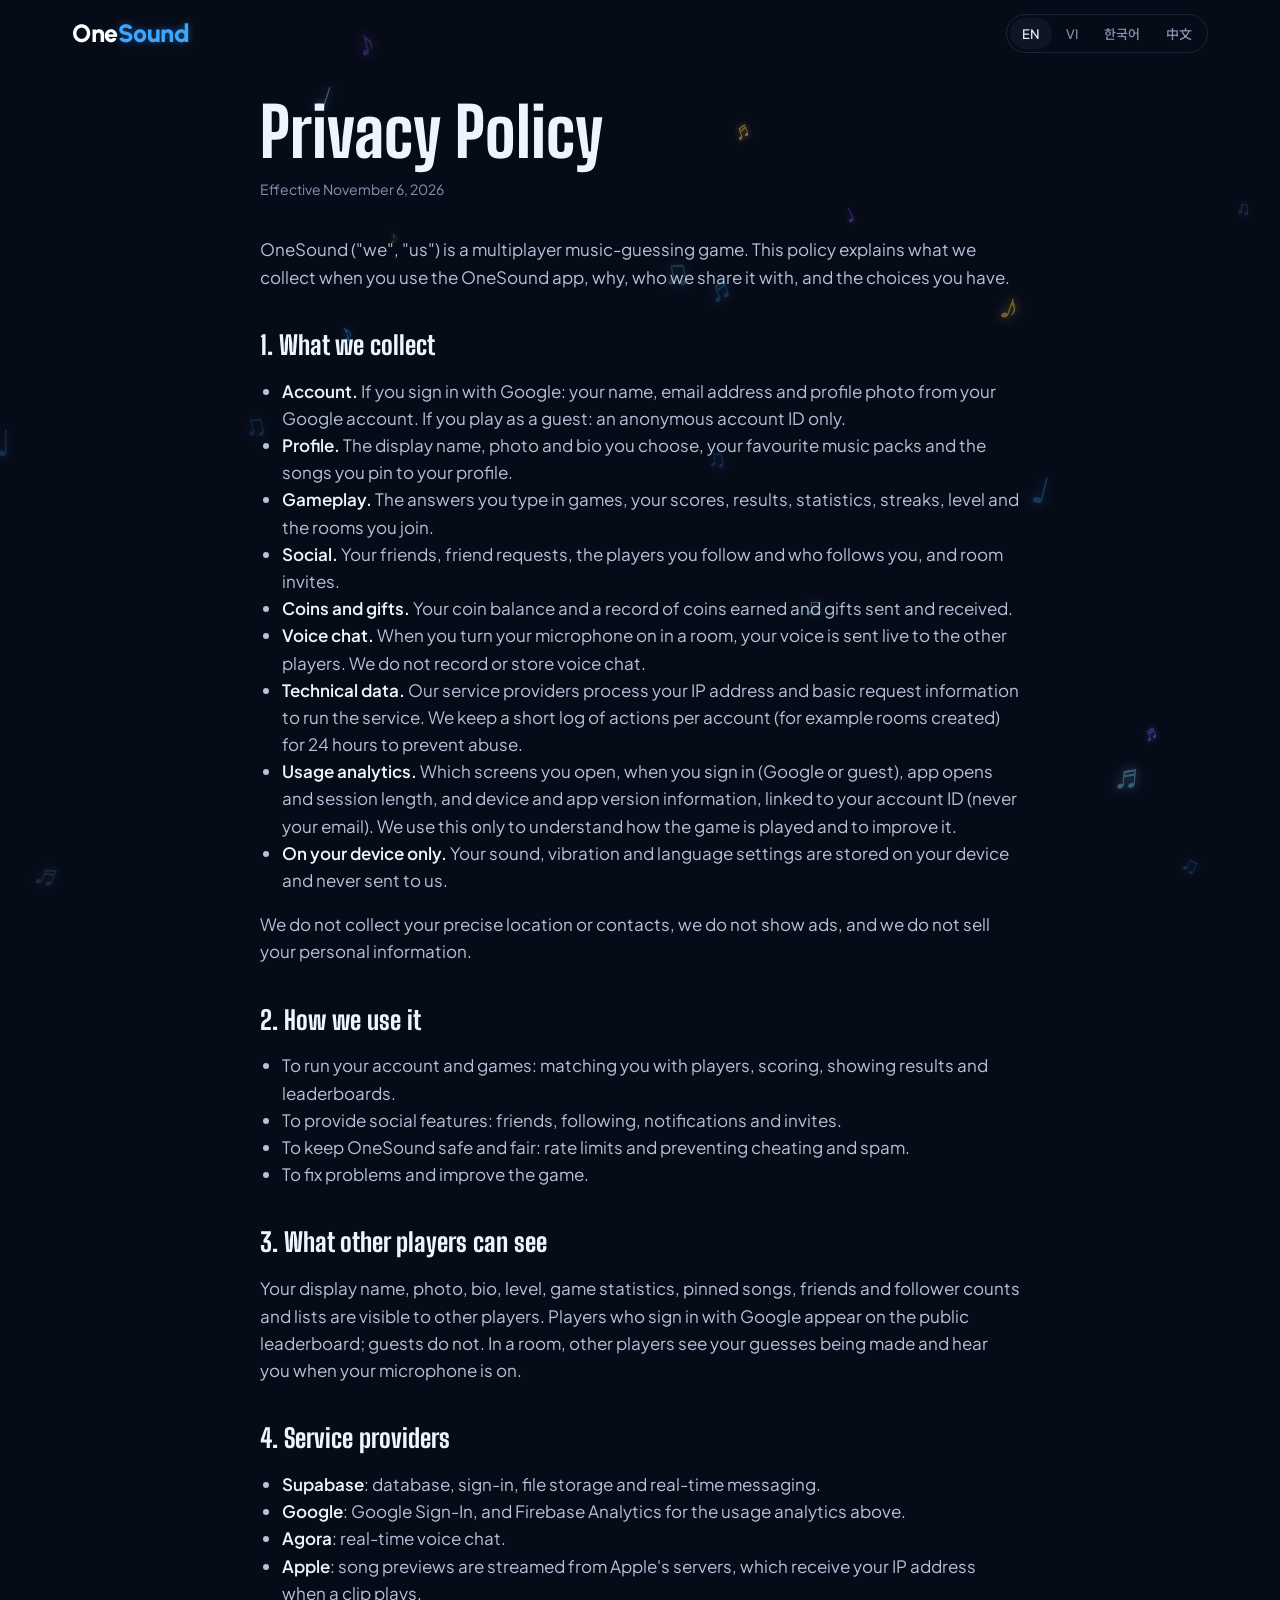
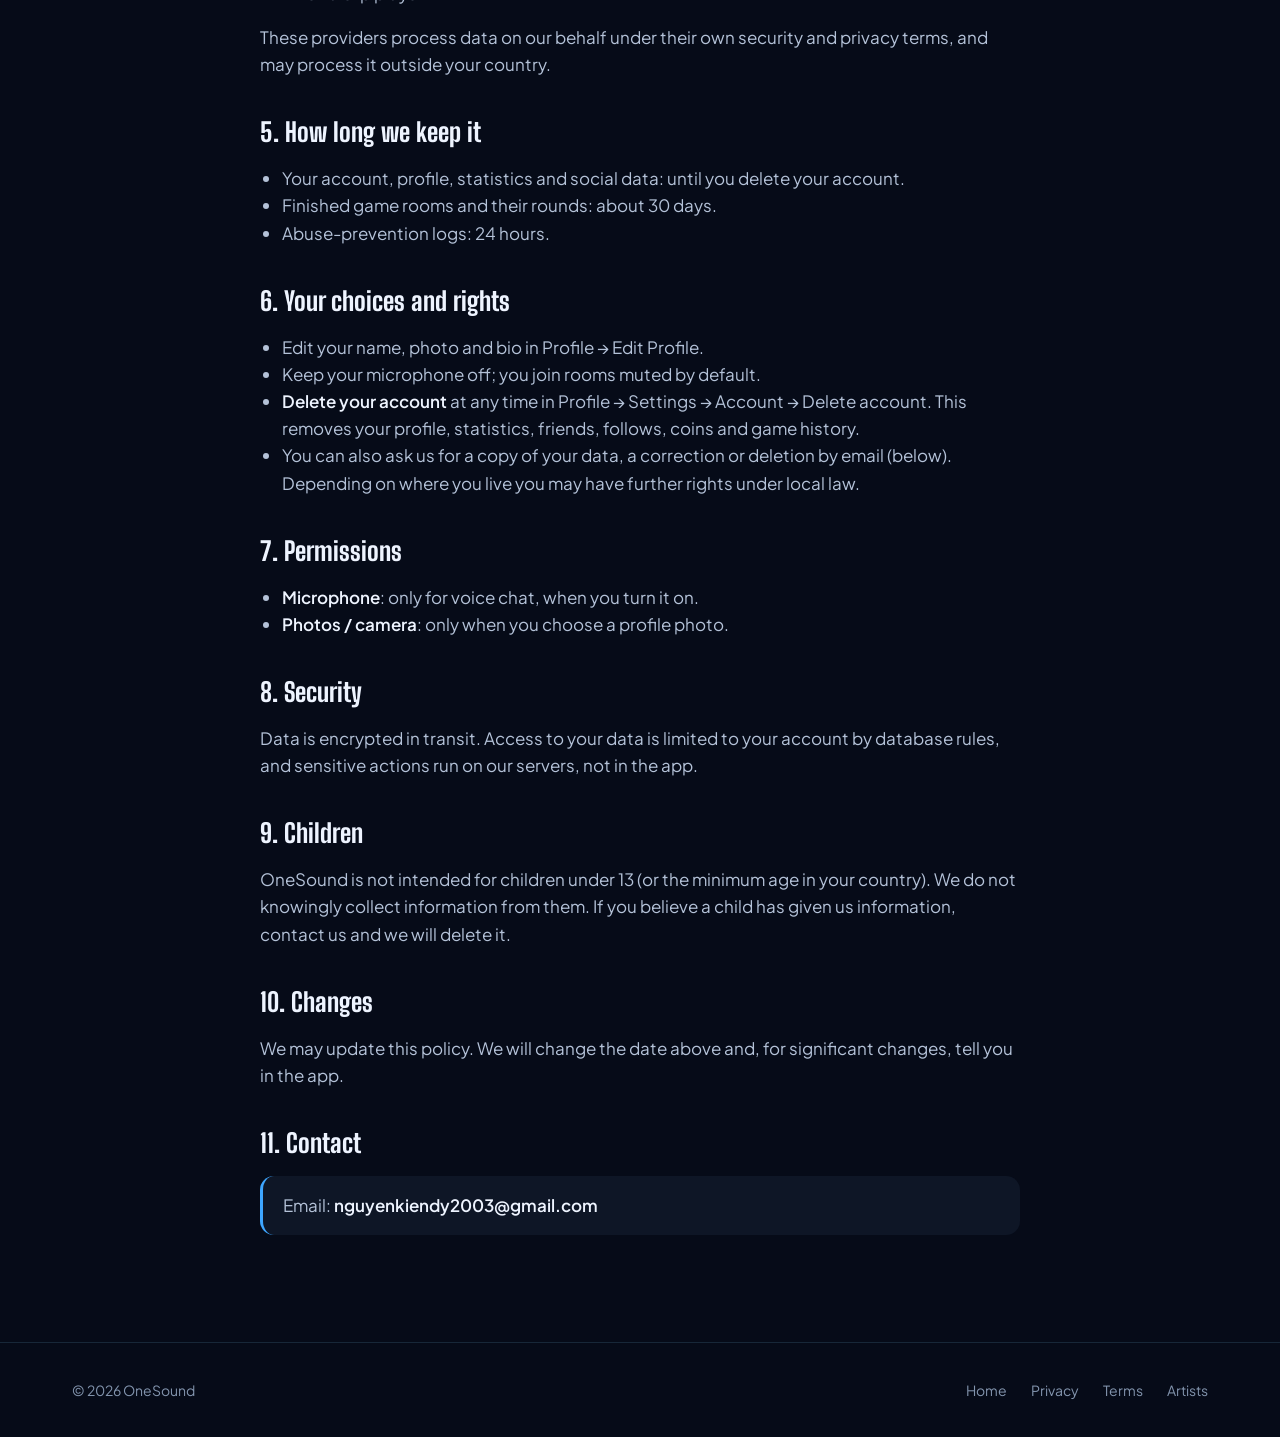
<file: privacy/index.html>
<!doctype html>
<html lang="en">
<head>
<meta charset="utf-8">
<meta name="viewport" content="width=device-width, initial-scale=1, viewport-fit=cover">
<title>OneSound Privacy Policy</title>
<meta name="description" content="How OneSound collects, uses and protects your information.">
<meta property="og:site_name" content="OneSound">
<meta property="og:title" content="OneSound Privacy Policy">
<meta property="og:description" content="How OneSound collects, uses and protects your information.">
<meta property="og:url" content="https://duckiendev.github.io/onesound/privacy/">
<meta property="og:image" content="https://duckiendev.github.io/onesound/assets/og.jpg">
<meta property="og:image:width" content="1200">
<meta property="og:image:height" content="630">
<meta property="og:type" content="article">
<meta name="twitter:card" content="summary_large_image">
<meta name="twitter:image" content="https://duckiendev.github.io/onesound/assets/og.jpg">
<meta name="theme-color" content="#060b18">
<link rel="icon" href="../assets/favicon.png">
<link rel="preconnect" href="https://fonts.googleapis.com">
<link rel="preconnect" href="https://fonts.gstatic.com" crossorigin>
<link href="https://fonts.googleapis.com/css2?family=Big+Shoulders+Display:wght@700;800&family=Urbanist:wght@800&family=Noto+Sans+KR:wght@400;500;700&family=Noto+Sans+SC:wght@400;500;700;900&family=Plus+Jakarta+Sans:wght@400;500;600&display=swap" rel="stylesheet">
<link rel="stylesheet" href="../assets/site.css">
</head>
<body>
<header class="topbar" id="topbar">
  <div class="wrap">
    <a class="brand" href="../" data-langlink aria-label="OneSound"><span class="wm" aria-hidden="true"><i style="--n:0">O</i><i style="--n:1">n</i><i style="--n:2">e</i><i style="--n:3" class=s>S</i><i style="--n:4" class=s>o</i><i style="--n:5" class=s>u</i><i style="--n:6" class=s>n</i><i style="--n:7" class=s>d</i></span></a>
    <div class="lang" role="group" aria-label="Language">
      <button type="button" data-lang="en">EN</button>
      <button type="button" data-lang="vi">VI</button>
      <button type="button" data-lang="ko">한국어</button>
      <button type="button" data-lang="zh">中文</button>
    </div>
  </div>
</header>
<main class="doc">
  <div class="wrap reveal">
<article lang="en" data-lang="en">
    <h1>Privacy Policy</h1>
    <p class="updated">Effective November 6, 2026</p>

    <p>OneSound ("we", "us") is a multiplayer music-guessing game. This policy
    explains what we collect when you use the OneSound app, why, who we share
    it with, and the choices you have.</p>

    <h2>1. What we collect</h2>
    <ul>
      <li><strong>Account.</strong> If you sign in with Google: your name,
        email address and profile photo from your Google account. If you play
        as a guest: an anonymous account ID only.</li>
      <li><strong>Profile.</strong> The display name, photo and bio you choose,
        your favourite music packs and the songs you pin to
        your profile.</li>
      <li><strong>Gameplay.</strong> The answers you type in games, your
        scores, results, statistics, streaks, level and the rooms you join.</li>
      <li><strong>Social.</strong> Your friends, friend requests, the players
        you follow and who follows you, and room invites.</li>
      <li><strong>Coins and gifts.</strong> Your coin balance and a record of
        coins earned and gifts sent and received.</li>
      <li><strong>Voice chat.</strong> When you turn your microphone on in a
        room, your voice is sent live to the other players. We do not record
        or store voice chat.</li>
      <li><strong>Technical data.</strong> Our service providers process your
        IP address and basic request information to run the service. We keep
        a short log of actions per account (for example rooms created) for
        24 hours to prevent abuse.</li>
      <li><strong>Usage analytics.</strong> Which screens you open, when you
        sign in (Google or guest), app opens and session length, and device
        and app version information, linked to your account ID (never your
        email). We use this only to understand how the game is played and to
        improve it.</li>
      <li><strong>On your device only.</strong> Your sound, vibration and
        language settings are stored on your device and never sent to us.</li>
    </ul>
    <p>We do not collect your precise location or contacts, we do not show
    ads, and we do not sell your personal information.</p>

    <h2>2. How we use it</h2>
    <ul>
      <li>To run your account and games: matching you with players, scoring,
        showing results and leaderboards.</li>
      <li>To provide social features: friends, following, notifications and
        invites.</li>
      <li>To keep OneSound safe and fair: rate limits and preventing cheating
        and spam.</li>
      <li>To fix problems and improve the game.</li>
    </ul>

    <h2>3. What other players can see</h2>
    <p>Your display name, photo, bio, level, game statistics, pinned songs,
    friends and follower counts and lists are visible to other players. Players who sign
    in with Google appear on the public leaderboard; guests do not. In a room,
    other players see your guesses being made and hear you when your
    microphone is on.</p>

    <h2>4. Service providers</h2>
    <ul>
      <li><strong>Supabase</strong>: database, sign-in, file storage and
        real-time messaging.</li>
      <li><strong>Google</strong>: Google Sign-In, and Firebase Analytics for
        the usage analytics above.</li>
      <li><strong>Agora</strong>: real-time voice chat.</li>
      <li><strong>Apple</strong>: song previews are streamed from Apple's
        servers, which receive your IP address when a clip plays.</li>
    </ul>
    <p>These providers process data on our behalf under their own security
    and privacy terms, and may process it outside your country.</p>

    <h2>5. How long we keep it</h2>
    <ul>
      <li>Your account, profile, statistics and social data: until you delete
        your account.</li>
      <li>Finished game rooms and their rounds: about 30 days.</li>
      <li>Abuse-prevention logs: 24 hours.</li>
    </ul>

    <h2>6. Your choices and rights</h2>
    <ul>
      <li>Edit your name, photo and bio in Profile → Edit Profile.</li>
      <li>Keep your microphone off; you join rooms muted by default.</li>
      <li><strong>Delete your account</strong> at any time in Profile →
        Settings → Account → Delete account. This removes your profile,
        statistics, friends, follows, coins and game history.</li>
      <li>You can also ask us for a copy of your data, a correction or
        deletion by email (below). Depending on where you live you may have
        further rights under local law.</li>
    </ul>

    <h2>7. Permissions</h2>
    <ul>
      <li><strong>Microphone</strong>: only for voice chat, when you turn it
        on.</li>
      <li><strong>Photos / camera</strong>: only when you choose a profile
        photo.</li>
    </ul>

    <h2>8. Security</h2>
    <p>Data is encrypted in transit. Access to your data is limited to your
    account by database rules, and sensitive actions run on our servers, not
    in the app.</p>

    <h2>9. Children</h2>
    <p>OneSound is not intended for children under 13 (or the minimum age in
    your country). We do not knowingly collect information from them. If you
    believe a child has given us information, contact us and we will delete
    it.</p>

    <h2>10. Changes</h2>
    <p>We may update this policy. We will change the date above and, for
    significant changes, tell you in the app.</p>

    <h2>11. Contact</h2>
    <p class="note">Email: <strong>nguyenkiendy2003@gmail.com</strong></p>
  </article>
<article lang="vi" data-lang="vi" hidden>
    <h1>Chính sách quyền riêng tư</h1>
    <p class="updated">Có hiệu lực từ ngày 6 tháng 11 năm 2026</p>

    <p>OneSound ("chúng tôi") là trò chơi đoán nhạc nhiều người chơi. Chính
    sách này giải thích chúng tôi thu thập những gì khi bạn dùng ứng dụng
    OneSound, để làm gì, chia sẻ với ai, và bạn có những lựa chọn nào.</p>

    <h2>1. Thông tin chúng tôi thu thập</h2>
    <ul>
      <li><strong>Tài khoản.</strong> Nếu đăng nhập bằng Google: tên, địa chỉ
        email và ảnh đại diện từ tài khoản Google của bạn. Nếu chơi với tư
        cách khách: chỉ một mã tài khoản ẩn danh.</li>
      <li><strong>Hồ sơ.</strong> Tên hiển thị, ảnh và giới thiệu bạn tự đặt,
        cùng các gói nhạc yêu thích và bài hát bạn ghim lên hồ sơ.</li>
      <li><strong>Lối chơi.</strong> Câu trả lời bạn nhập trong trận, điểm số,
        kết quả, thống kê, chuỗi thắng, cấp độ và các phòng bạn tham gia.</li>
      <li><strong>Xã hội.</strong> Bạn bè, lời mời kết bạn, người bạn theo dõi
        và người theo dõi bạn, lời mời vào phòng.</li>
      <li><strong>Xu và quà tặng.</strong> Số dư xu và lịch sử xu nhận được,
        quà đã tặng và đã nhận.</li>
      <li><strong>Trò chuyện thoại.</strong> Khi bạn bật micro trong phòng,
        giọng nói được truyền trực tiếp tới người chơi khác. Chúng tôi không
        ghi âm hay lưu trữ trò chuyện thoại.</li>
      <li><strong>Dữ liệu kỹ thuật.</strong> Nhà cung cấp dịch vụ của chúng
        tôi xử lý địa chỉ IP và thông tin yêu cầu cơ bản để vận hành dịch vụ.
        Chúng tôi lưu một nhật ký ngắn về thao tác của mỗi tài khoản (ví dụ
        số phòng đã tạo) trong 24 giờ để chống lạm dụng.</li>
      <li><strong>Thống kê sử dụng.</strong> Các màn hình bạn mở, lúc bạn đăng
        nhập (Google hay khách), số lần mở app và thời lượng mỗi phiên, cùng
        thông tin thiết bị và phiên bản app, gắn với ID tài khoản (không bao
        giờ là email). Chúng tôi chỉ dùng để hiểu cách mọi người chơi và cải
        thiện trò chơi.</li>
      <li><strong>Chỉ trên thiết bị của bạn.</strong> Cài đặt âm thanh, rung
        và ngôn ngữ được lưu trên thiết bị và không bao giờ gửi cho chúng
        tôi.</li>
    </ul>
    <p>Chúng tôi không thu thập vị trí chính xác hay danh bạ của bạn, không
    hiển thị quảng cáo và không bán thông tin cá nhân của bạn.</p>

    <h2>2. Chúng tôi dùng thông tin để làm gì</h2>
    <ul>
      <li>Vận hành tài khoản và trận đấu: ghép bạn với người chơi khác, tính
        điểm, hiển thị kết quả và bảng xếp hạng.</li>
      <li>Cung cấp tính năng xã hội: bạn bè, theo dõi, thông báo và lời
        mời.</li>
      <li>Giữ OneSound an toàn và công bằng: giới hạn tần suất, chống gian lận
        và spam.</li>
      <li>Sửa lỗi và cải thiện trò chơi.</li>
    </ul>

    <h2>3. Người chơi khác thấy được gì</h2>
    <p>Tên hiển thị, ảnh, giới thiệu, cấp độ, thống kê trận đấu, bài hát đã ghim,
    số lượng và danh sách bạn bè, người theo dõi của bạn được người chơi khác
    nhìn thấy.
    Người đăng nhập bằng Google xuất hiện trên bảng xếp hạng công khai, khách
    thì không. Trong phòng, người chơi khác thấy bạn đang đoán và nghe được
    bạn khi micro đang bật.</p>

    <h2>4. Nhà cung cấp dịch vụ</h2>
    <ul>
      <li><strong>Supabase</strong>: cơ sở dữ liệu, đăng nhập, lưu trữ tệp và
        nhắn tin thời gian thực.</li>
      <li><strong>Google</strong>: Đăng nhập bằng Google, và Firebase
        Analytics cho phần thống kê sử dụng ở trên.</li>
      <li><strong>Agora</strong>: trò chuyện thoại thời gian thực.</li>
      <li><strong>Apple</strong>: đoạn nhạc nghe thử được phát từ máy chủ của
        Apple, nơi nhận địa chỉ IP của bạn khi đoạn nhạc phát.</li>
    </ul>
    <p>Các nhà cung cấp này xử lý dữ liệu thay mặt chúng tôi theo điều khoản
    bảo mật và quyền riêng tư của họ, và có thể xử lý ở ngoài quốc gia của
    bạn.</p>

    <h2>5. Thời gian lưu giữ</h2>
    <ul>
      <li>Tài khoản, hồ sơ, thống kê và dữ liệu xã hội: cho đến khi bạn xoá
        tài khoản.</li>
      <li>Phòng chơi đã kết thúc và các vòng của nó: khoảng 30 ngày.</li>
      <li>Nhật ký chống lạm dụng: 24 giờ.</li>
    </ul>

    <h2>6. Lựa chọn và quyền của bạn</h2>
    <ul>
      <li>Sửa tên, ảnh và giới thiệu trong Hồ sơ → Chỉnh sửa hồ sơ.</li>
      <li>Giữ micro tắt; mặc định bạn vào phòng với micro tắt.</li>
      <li><strong>Xoá tài khoản</strong> bất cứ lúc nào trong Hồ sơ → Cài đặt
        → Tài khoản → Xoá tài khoản. Thao tác này xoá hồ sơ, thống kê, bạn
        bè, lượt theo dõi, xu và lịch sử trận đấu của bạn.</li>
      <li>Bạn cũng có thể gửi email (bên dưới) để yêu cầu bản sao dữ liệu,
        chỉnh sửa hoặc xoá. Tuỳ nơi bạn sống, bạn có thể có thêm quyền theo
        luật địa phương.</li>
    </ul>

    <h2>7. Quyền truy cập</h2>
    <ul>
      <li><strong>Micro</strong>: chỉ dùng cho trò chuyện thoại, khi bạn bật
        lên.</li>
      <li><strong>Ảnh / máy ảnh</strong>: chỉ khi bạn chọn ảnh đại diện.</li>
    </ul>

    <h2>8. Bảo mật</h2>
    <p>Dữ liệu được mã hoá khi truyền đi. Quy tắc cơ sở dữ liệu chỉ cho phép
    tài khoản của bạn truy cập dữ liệu của bạn, và các thao tác nhạy cảm chạy
    trên máy chủ của chúng tôi chứ không phải trong ứng dụng.</p>

    <h2>9. Trẻ em</h2>
    <p>OneSound không dành cho trẻ em dưới 13 tuổi (hoặc độ tuổi tối thiểu
    tại quốc gia của bạn). Chúng tôi không cố ý thu thập thông tin của trẻ
    em. Nếu bạn cho rằng một trẻ em đã cung cấp thông tin cho chúng tôi, hãy
    liên hệ để chúng tôi xoá.</p>

    <h2>10. Thay đổi</h2>
    <p>Chúng tôi có thể cập nhật chính sách này. Chúng tôi sẽ đổi ngày ở trên
    và, với thay đổi quan trọng, thông báo cho bạn trong ứng dụng.</p>

    <h2>11. Liên hệ</h2>
    <p class="note">Email: <strong>nguyenkiendy2003@gmail.com</strong></p>
  </article>
<article lang="ko" data-lang="ko" hidden>
    <h1>개인정보 처리방침</h1>
    <p class="updated">시행일: 2026년 11월 6일</p>

    <p>OneSound("당사")는 여러 명이 함께하는 음악 맞히기 게임이에요. 이
    방침은 OneSound 앱을 사용할 때 어떤 정보를 수집하는지, 왜 사용하는지,
    누구와 공유하는지, 그리고 이용자가 선택할 수 있는 사항을 설명해요.</p>

    <h2>1. 수집하는 정보</h2>
    <ul>
      <li><strong>계정.</strong> Google로 로그인하면 Google 계정의 이름,
        이메일 주소, 프로필 사진을 받아요. 게스트로 플레이하면 익명 계정 ID만
        사용해요.</li>
      <li><strong>프로필.</strong> 직접 정한 표시 이름, 사진, 소개와 즐겨찾는
        음악 팩, 프로필에 고정한 노래.</li>
      <li><strong>게임 플레이.</strong> 게임 중 입력한 답, 점수, 결과, 통계,
        연승 기록, 레벨, 참여한 방.</li>
      <li><strong>소셜.</strong> 친구, 친구 요청, 팔로우하는 플레이어와
        팔로워, 방 초대.</li>
      <li><strong>코인과 선물.</strong> 코인 잔액과 획득한 코인, 보내고 받은
        선물 기록.</li>
      <li><strong>음성 채팅.</strong> 방에서 마이크를 켜면 목소리가 다른
        플레이어에게 실시간으로 전달돼요. 당사는 음성 채팅을 녹음하거나
        저장하지 않아요.</li>
      <li><strong>기술 정보.</strong> 서비스 제공업체가 서비스 운영을 위해
        IP 주소와 기본 요청 정보를 처리해요. 남용을 막기 위해 계정별 작업
        기록(예: 만든 방 수)을 24시간 동안 보관해요.</li>
      <li><strong>이용 통계.</strong> 연 화면, 로그인 시점(Google 또는 게스트),
        앱 실행 횟수와 이용 시간, 기기 및 앱 버전 정보를 계정 ID와 연결해
        수집해요(이메일은 절대 사용하지 않아요). 게임이 어떻게 이용되는지
        이해하고 개선하는 데에만 사용해요.</li>
      <li><strong>기기에만 저장.</strong> 사운드, 진동, 언어 설정은 기기에만
        저장되며 당사로 전송되지 않아요.</li>
    </ul>
    <p>정확한 위치나 연락처는 수집하지 않으며, 광고를 표시하지 않고, 개인정보를
    판매하지 않아요.</p>

    <h2>2. 정보 이용 목적</h2>
    <ul>
      <li>계정과 게임 운영: 플레이어 매칭, 점수 계산, 결과와 랭킹 표시.</li>
      <li>소셜 기능 제공: 친구, 팔로우, 알림, 초대.</li>
      <li>OneSound를 안전하고 공정하게 유지: 요청 횟수 제한, 부정행위와 스팸
        방지.</li>
      <li>오류 수정과 게임 개선.</li>
    </ul>

    <h2>3. 다른 플레이어에게 보이는 정보</h2>
    <p>표시 이름, 사진, 소개, 레벨, 게임 통계, 고정한 노래, 친구와 팔로워 수 및
    목록은 다른 플레이어에게 보여요. Google로 로그인한 플레이어는 공개 랭킹에 표시되고,
    게스트는 표시되지 않아요. 방 안에서는 다른 플레이어가 내가 답을 맞히는
    모습을 볼 수 있고, 마이크가 켜져 있으면 목소리를 들을 수 있어요.</p>

    <h2>4. 서비스 제공업체</h2>
    <ul>
      <li><strong>Supabase</strong>: 데이터베이스, 로그인, 파일 저장, 실시간
        메시지.</li>
      <li><strong>Google</strong>: Google 로그인, 그리고 위의 이용 통계를 위한
        Firebase Analytics.</li>
      <li><strong>Agora</strong>: 실시간 음성 채팅.</li>
      <li><strong>Apple</strong>: 노래 미리듣기는 Apple 서버에서 재생되며,
        재생 시 Apple이 IP 주소를 받아요.</li>
    </ul>
    <p>이 업체들은 각자의 보안 및 개인정보 약관에 따라 당사를 대신해 데이터를
    처리하며, 이용자의 국가 밖에서 처리할 수도 있어요.</p>

    <h2>5. 보관 기간</h2>
    <ul>
      <li>계정, 프로필, 통계, 소셜 정보: 계정을 삭제할 때까지.</li>
      <li>종료된 게임 방과 라운드: 약 30일.</li>
      <li>남용 방지 기록: 24시간.</li>
    </ul>

    <h2>6. 이용자의 선택과 권리</h2>
    <ul>
      <li>프로필 → 프로필 수정에서 이름, 사진, 소개를 바꿀 수 있어요.</li>
      <li>마이크를 끈 채로 둘 수 있어요. 기본적으로 마이크가 꺼진 상태로 방에
        들어가요.</li>
      <li>언제든지 프로필 → 설정 → 계정 → 계정 삭제에서
        <strong>계정을 삭제</strong>할 수 있어요. 프로필, 통계, 친구, 팔로우,
        코인, 게임 기록이 삭제돼요.</li>
      <li>아래 이메일로 데이터 사본, 수정 또는 삭제를 요청할 수도 있어요. 거주
        지역의 법에 따라 추가 권리가 있을 수 있어요.</li>
    </ul>

    <h2>7. 권한</h2>
    <ul>
      <li><strong>마이크</strong>: 음성 채팅을 켤 때만 사용해요.</li>
      <li><strong>사진 / 카메라</strong>: 프로필 사진을 고를 때만
        사용해요.</li>
    </ul>

    <h2>8. 보안</h2>
    <p>데이터는 전송 중 암호화돼요. 데이터베이스 규칙에 따라 본인 계정만 본인
    데이터에 접근할 수 있고, 중요한 작업은 앱이 아닌 당사 서버에서
    실행돼요.</p>

    <h2>9. 아동</h2>
    <p>OneSound는 13세 미만(또는 거주 국가의 최소 연령 미만) 아동을 대상으로
    하지 않으며, 아동의 정보를 고의로 수집하지 않아요. 아동이 정보를 제공했다고
    생각되면 연락해 주세요. 바로 삭제할게요.</p>

    <h2>10. 변경</h2>
    <p>이 방침은 변경될 수 있어요. 변경 시 위의 날짜를 바꾸고, 중요한 변경은
    앱에서 알려 드릴게요.</p>

    <h2>11. 문의</h2>
    <p class="note">이메일: <strong>nguyenkiendy2003@gmail.com</strong></p>
  </article>
<article lang="zh" data-lang="zh" hidden>
    <h1>隐私政策</h1>
    <p class="updated">生效日期：2026年11月6日</p>

    <p>OneSound（“我们”）是一款多人音乐竞猜游戏。本政策说明您在使用 OneSound
    应用时我们收集哪些信息、收集的原因、与谁共享，以及您享有的选择。</p>

    <h2>1. 我们收集的信息</h2>
    <ul>
      <li><strong>账户。</strong>如果您使用 Google 登录：您 Google 账户中的姓名、电子邮件地址和头像。如果您以游客身份游玩：仅收集一个匿名账户 ID。</li>
      <li><strong>个人资料。</strong>您选择的显示名称、头像和个人简介，您喜爱的音乐包，以及您置顶到个人资料中的歌曲。</li>
      <li><strong>游戏数据。</strong>您在游戏中输入的答案、您的得分、结果、统计数据、连胜记录、等级以及您加入的房间。</li>
      <li><strong>社交。</strong>您的好友、好友请求、您关注的玩家和关注您的玩家，以及房间邀请。</li>
      <li><strong>金币和礼物。</strong>您的金币余额，以及获得金币、送出和收到礼物的记录。</li>
      <li><strong>语音聊天。</strong>当您在房间中打开麦克风时，您的声音会实时传送给其他玩家。我们不会录制或存储语音聊天内容。</li>
      <li><strong>技术数据。</strong>我们的服务提供商会处理您的
        IP 地址和基本请求信息以运行服务。我们会为每个账户保留简短的操作日志（例如创建的房间），保存
        24 小时，用于防止滥用。</li>
      <li><strong>使用情况统计。</strong>您打开的页面、登录时间（Google 或游客）、应用打开次数和使用时长，以及设备和应用版本信息，与您的账户 ID 关联（绝不使用电子邮件）。我们仅用于了解游戏的使用方式并加以改进。</li>
      <li><strong>仅保存在您的设备上。</strong>您的声音、振动和语言设置保存在您的设备上，绝不会发送给我们。</li>
    </ul>
    <p>我们不收集您的精确位置或通讯录，不展示广告，也不出售您的个人信息。</p>

    <h2>2. 我们如何使用这些信息</h2>
    <ul>
      <li>运行您的账户和游戏：为您匹配玩家、计分、显示结果和排行榜。</li>
      <li>提供社交功能：好友、关注、通知和邀请。</li>
      <li>维护 OneSound 的安全与公平：频率限制，以及防止作弊和垃圾信息。</li>
      <li>修复问题并改进游戏。</li>
    </ul>

    <h2>3. 其他玩家可以看到的内容</h2>
    <p>您的显示名称、头像、个人简介、等级、游戏统计数据、置顶歌曲、好友和粉丝数量及列表对其他玩家可见。使用 Google
    登录的玩家会出现在公开排行榜上；游客则不会。在房间中，其他玩家可以看到您正在作答，并在您打开麦克风时听到您的声音。</p>

    <h2>4. 服务提供商</h2>
    <ul>
      <li><strong>Supabase</strong>：数据库、登录、文件存储和实时消息传递。</li>
      <li><strong>Google</strong>：Google 登录，以及用于上述使用情况统计的 Firebase Analytics。</li>
      <li><strong>Agora</strong>：实时语音聊天。</li>
      <li><strong>Apple</strong>：歌曲试听片段从 Apple 的服务器流式传输，播放片段时这些服务器会接收您的 IP 地址。</li>
    </ul>
    <p>这些提供商根据其各自的安全和隐私条款代表我们处理数据，并可能在您所在国家/地区以外处理数据。</p>

    <h2>5. 我们保留信息的期限</h2>
    <ul>
      <li>您的账户、个人资料、统计数据和社交数据：保留至您删除账户为止。</li>
      <li>已结束的游戏房间及其回合：约 30 天。</li>
      <li>防滥用日志：24 小时。</li>
    </ul>

    <h2>6. 您的选择和权利</h2>
    <ul>
      <li>在“个人资料 → 编辑个人资料”中编辑您的名称、头像和个人简介。</li>
      <li>保持麦克风关闭；您加入房间时默认处于静音状态。</li>
      <li><strong>删除您的账户</strong>：您可以随时在“个人资料 →
        设置 → 账户 → 删除账户”中操作。这将删除您的个人资料、统计数据、好友、关注、金币和游戏记录。</li>
      <li>您也可以通过电子邮件（见下文）要求我们提供您的数据副本、更正或删除您的数据。根据您所在地区，您可能依据当地法律享有更多权利。</li>
    </ul>

    <h2>7. 权限</h2>
    <ul>
      <li><strong>麦克风</strong>：仅在您打开语音聊天时用于语音聊天。</li>
      <li><strong>照片 / 相机</strong>：仅在您选择个人资料头像时使用。</li>
    </ul>

    <h2>8. 安全</h2>
    <p>数据在传输过程中经过加密。数据库规则将对您数据的访问限制在您的账户范围内，敏感操作在我们的服务器上运行，而不是在应用内运行。</p>

    <h2>9. 儿童</h2>
    <p>OneSound 不面向 13 岁以下（或您所在国家/地区规定的最低年龄以下）的儿童。我们不会在知情的情况下收集其信息。如果您认为有儿童向我们提供了信息，请联系我们，我们将予以删除。</p>

    <h2>10. 变更</h2>
    <p>我们可能会更新本政策。届时我们将更改上方的日期；对于重大变更，我们将在应用内通知您。</p>

    <h2>11. 联系我们</h2>
    <p class="note">电子邮件：<strong>nguyenkiendy2003@gmail.com</strong></p>
  </article>
  </div>
</main>
<footer>
  <div class="wrap">
    <span>© 2026 OneSound</span>
    <nav>
      <a href="../" data-langlink>Home</a>
      <a href="../privacy/" data-langlink>Privacy</a>
      <a href="../terms/" data-langlink>Terms</a>
      <a href="../artist-terms/" data-langlink>Artists</a>
    </nav>
  </div>
</footer>
<script src="../assets/site.js"></script>
<script>OneSound.legal();</script>
</body>
</html>
</file>
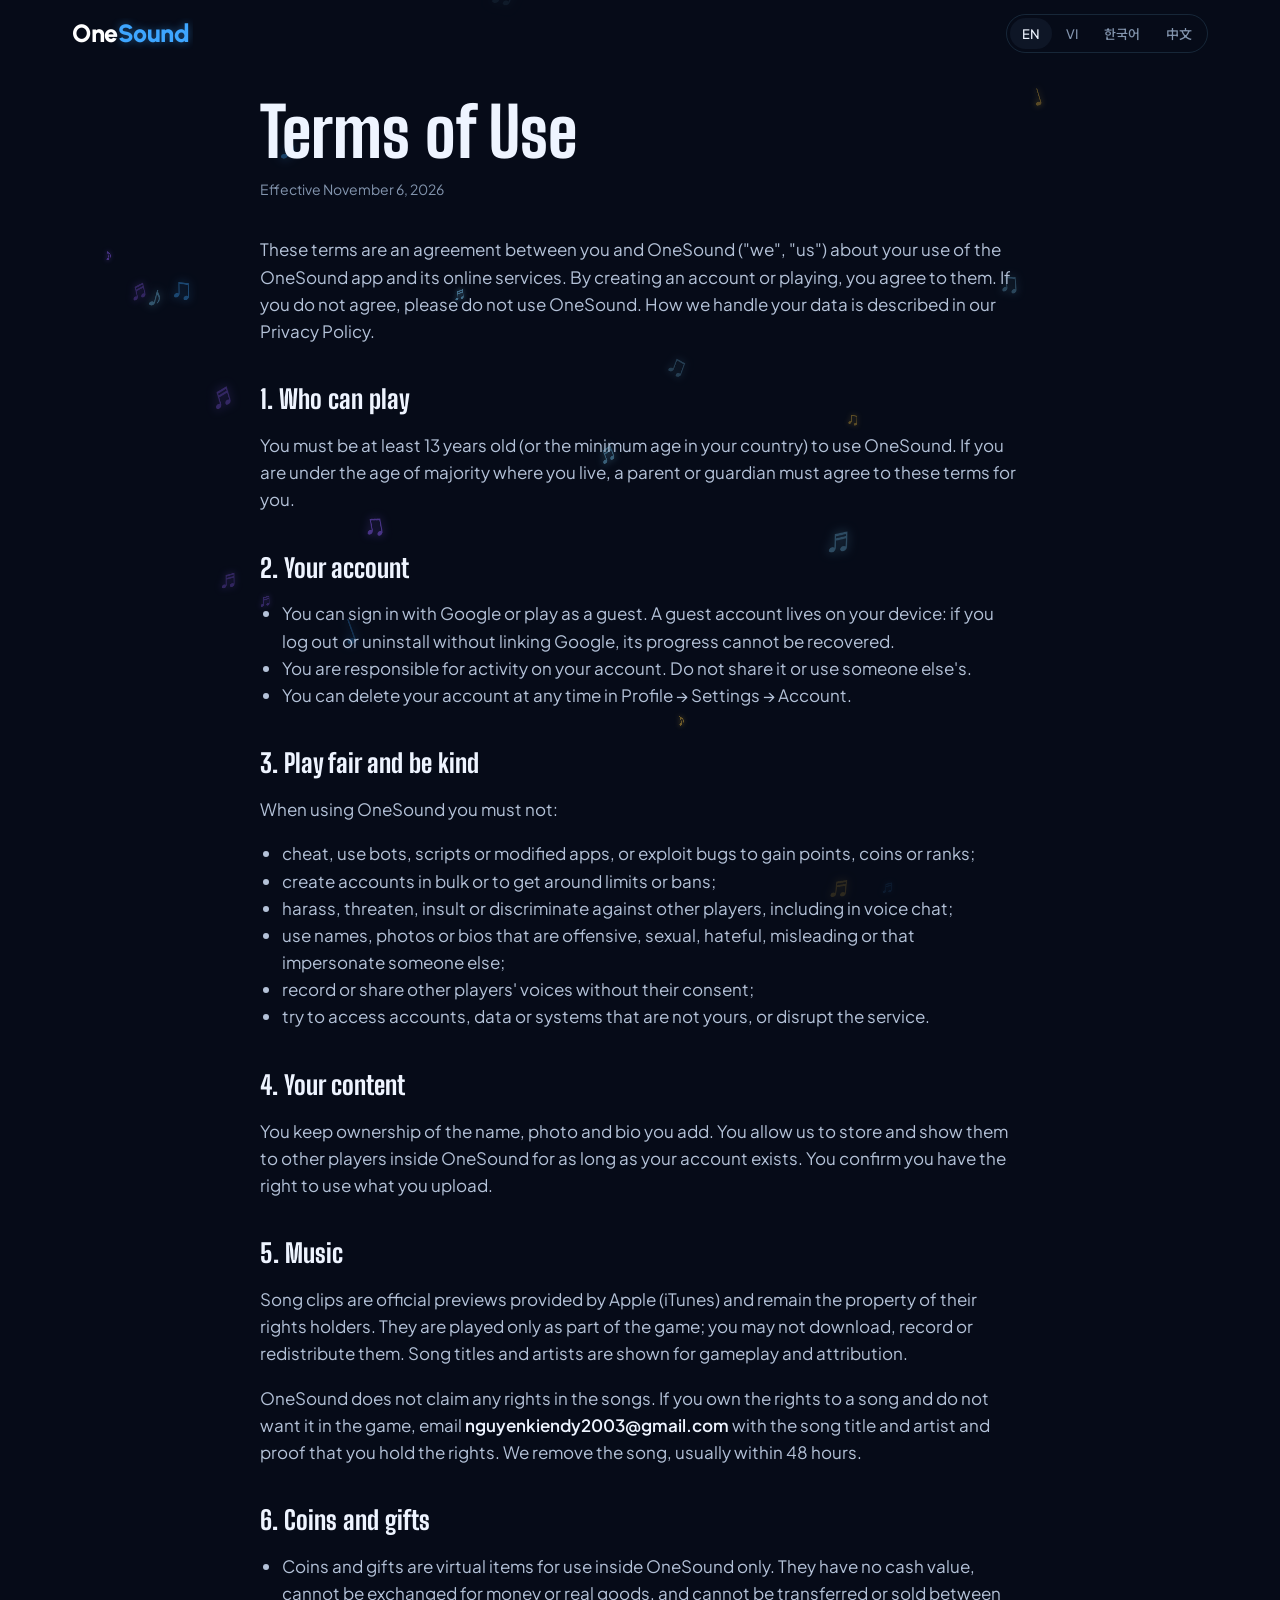
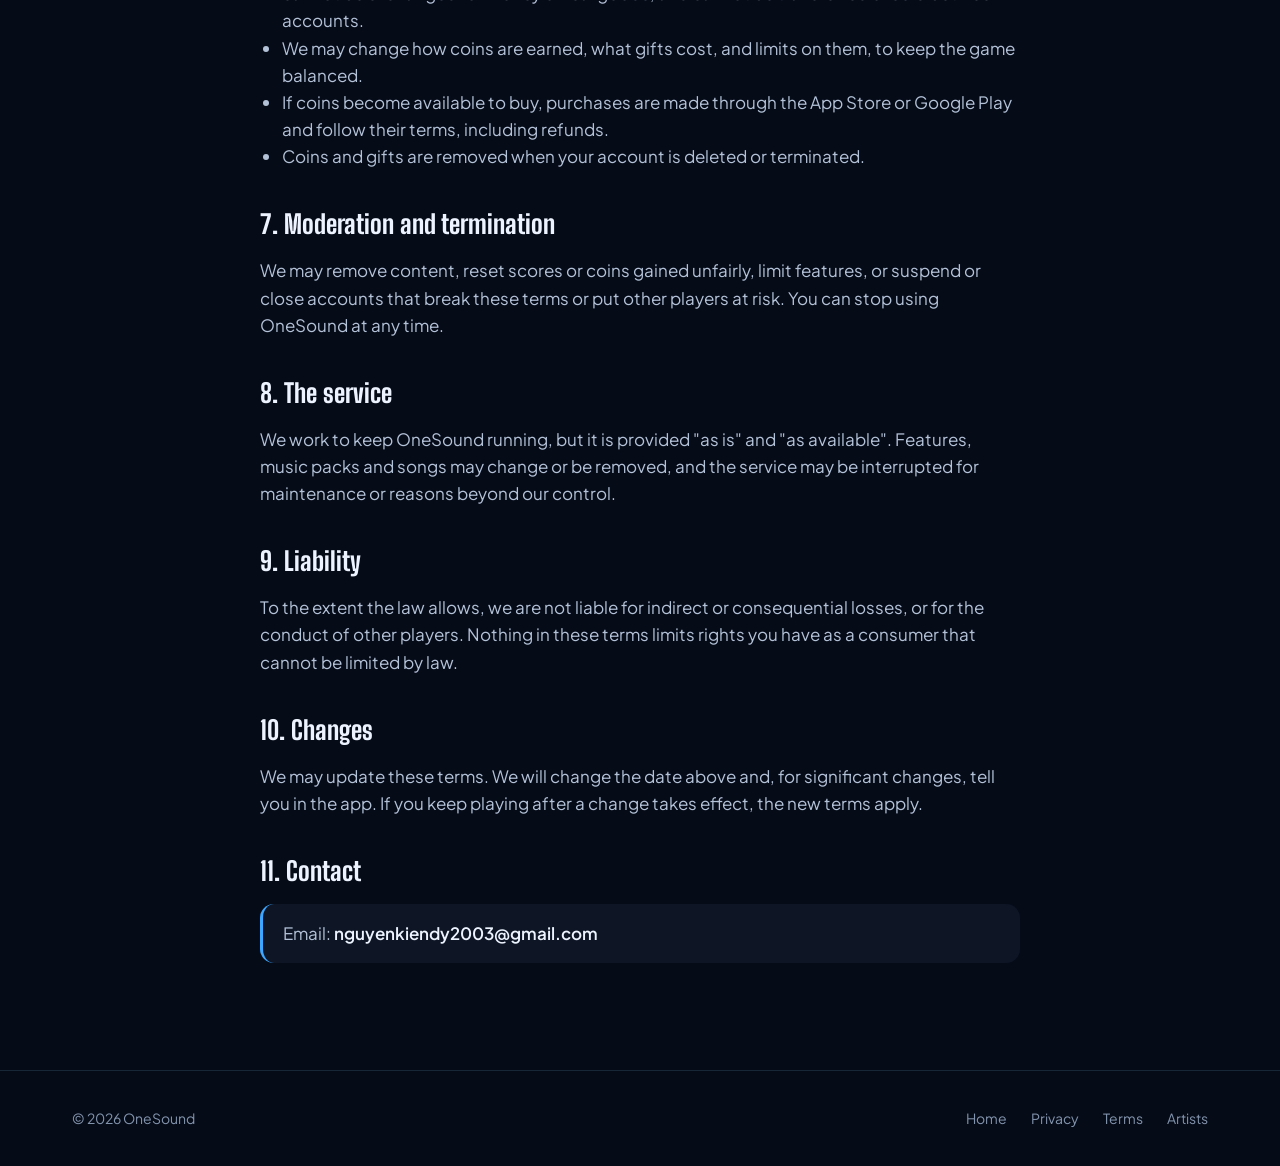
<file: terms/index.html>
<!doctype html>
<html lang="en">
<head>
<meta charset="utf-8">
<meta name="viewport" content="width=device-width, initial-scale=1, viewport-fit=cover">
<title>OneSound Terms of Use</title>
<meta name="description" content="The rules for using OneSound.">
<meta property="og:site_name" content="OneSound">
<meta property="og:title" content="OneSound Terms of Use">
<meta property="og:description" content="The rules for using OneSound.">
<meta property="og:url" content="https://duckiendev.github.io/onesound/terms/">
<meta property="og:image" content="https://duckiendev.github.io/onesound/assets/og.jpg">
<meta property="og:image:width" content="1200">
<meta property="og:image:height" content="630">
<meta property="og:type" content="article">
<meta name="twitter:card" content="summary_large_image">
<meta name="twitter:image" content="https://duckiendev.github.io/onesound/assets/og.jpg">
<meta name="theme-color" content="#060b18">
<link rel="icon" href="../assets/favicon.png">
<link rel="preconnect" href="https://fonts.googleapis.com">
<link rel="preconnect" href="https://fonts.gstatic.com" crossorigin>
<link href="https://fonts.googleapis.com/css2?family=Big+Shoulders+Display:wght@700;800&family=Urbanist:wght@800&family=Noto+Sans+KR:wght@400;500;700&family=Noto+Sans+SC:wght@400;500;700;900&family=Plus+Jakarta+Sans:wght@400;500;600&display=swap" rel="stylesheet">
<link rel="stylesheet" href="../assets/site.css">
</head>
<body>
<header class="topbar" id="topbar">
  <div class="wrap">
    <a class="brand" href="../" data-langlink aria-label="OneSound"><span class="wm" aria-hidden="true"><i style="--n:0">O</i><i style="--n:1">n</i><i style="--n:2">e</i><i style="--n:3" class=s>S</i><i style="--n:4" class=s>o</i><i style="--n:5" class=s>u</i><i style="--n:6" class=s>n</i><i style="--n:7" class=s>d</i></span></a>
    <div class="lang" role="group" aria-label="Language">
      <button type="button" data-lang="en">EN</button>
      <button type="button" data-lang="vi">VI</button>
      <button type="button" data-lang="ko">한국어</button>
      <button type="button" data-lang="zh">中文</button>
    </div>
  </div>
</header>
<main class="doc">
  <div class="wrap reveal">
<article lang="en" data-lang="en">
    <h1>Terms of Use</h1>
    <p class="updated">Effective November 6, 2026</p>

    <p>These terms are an agreement between you and OneSound ("we", "us")
    about your use of the OneSound app and its online services. By creating
    an account or playing, you agree to them. If you do not agree, please do
    not use OneSound. How we handle your data is described in our
    <a href="../privacy/">Privacy Policy</a>.</p>

    <h2>1. Who can play</h2>
    <p>You must be at least 13 years old (or the minimum age in your country)
    to use OneSound. If you are under the age of majority where you live, a
    parent or guardian must agree to these terms for you.</p>

    <h2>2. Your account</h2>
    <ul>
      <li>You can sign in with Google or play as a guest. A guest account
        lives on your device: if you log out or uninstall without linking
        Google, its progress cannot be recovered.</li>
      <li>You are responsible for activity on your account. Do not share it
        or use someone else's.</li>
      <li>You can delete your account at any time in Profile → Settings →
        Account.</li>
    </ul>

    <h2>3. Play fair and be kind</h2>
    <p>When using OneSound you must not:</p>
    <ul>
      <li>cheat, use bots, scripts or modified apps, or exploit bugs to gain
        points, coins or ranks;</li>
      <li>create accounts in bulk or to get around limits or bans;</li>
      <li>harass, threaten, insult or discriminate against other players,
        including in voice chat;</li>
      <li>use names, photos or bios that are offensive, sexual, hateful,
        misleading or that impersonate someone else;</li>
      <li>record or share other players' voices without their consent;</li>
      <li>try to access accounts, data or systems that are not yours, or
        disrupt the service.</li>
    </ul>

    <h2>4. Your content</h2>
    <p>You keep ownership of the name, photo and bio you add. You allow us to
    store and show them to other players inside OneSound for as long as your
    account exists. You confirm you have the right to use what you upload.</p>

    <h2>5. Music</h2>
    <p>Song clips are official previews provided by Apple (iTunes) and remain
    the property of their rights holders. They are played only as part of
    the game; you may not download, record or redistribute them. Song titles
    and artists are shown for gameplay and attribution.</p>
    <p>OneSound does not claim any rights in the songs. If you own the rights
    to a song and do not want it in the game, email
    <strong>nguyenkiendy2003@gmail.com</strong> with the song title and artist and proof that
    you hold the rights. We remove the song, usually within 48 hours.</p>

    <h2>6. Coins and gifts</h2>
    <ul>
      <li>Coins and gifts are virtual items for use inside OneSound only. They
        have no cash value, cannot be exchanged for money or real goods, and
        cannot be transferred or sold between accounts.</li>
      <li>We may change how coins are earned, what gifts cost, and limits on
        them, to keep the game balanced.</li>
      <li>If coins become available to buy, purchases are made through the App
        Store or Google Play and follow their terms, including refunds.</li>
      <li>Coins and gifts are removed when your account is deleted or
        terminated.</li>
    </ul>

    <h2>7. Moderation and termination</h2>
    <p>We may remove content, reset scores or coins gained unfairly, limit
    features, or suspend or close accounts that break these terms or put
    other players at risk. You can stop using OneSound at any time.</p>

    <h2>8. The service</h2>
    <p>We work to keep OneSound running, but it is provided "as is" and "as
    available". Features, music packs and songs may change or be removed,
    and the service may be interrupted for maintenance or reasons beyond our
    control.</p>

    <h2>9. Liability</h2>
    <p>To the extent the law allows, we are not liable for indirect or
    consequential losses, or for the conduct of other players. Nothing in
    these terms limits rights you have as a consumer that cannot be limited
    by law.</p>

    <h2>10. Changes</h2>
    <p>We may update these terms. We will change the date above and, for
    significant changes, tell you in the app. If you keep playing after a
    change takes effect, the new terms apply.</p>

    <h2>11. Contact</h2>
    <p class="note">Email: <strong>nguyenkiendy2003@gmail.com</strong></p>
  </article>
<article lang="vi" data-lang="vi" hidden>
    <h1>Điều khoản sử dụng</h1>
    <p class="updated">Có hiệu lực từ ngày 6 tháng 11 năm 2026</p>

    <p>Điều khoản này là thoả thuận giữa bạn và OneSound ("chúng tôi") về việc
    bạn dùng ứng dụng OneSound và các dịch vụ trực tuyến của nó. Khi tạo tài
    khoản hoặc chơi, bạn đồng ý với các điều khoản này. Nếu không đồng ý, vui
    lòng không dùng OneSound. Cách chúng tôi xử lý dữ liệu của bạn được mô tả
    trong <a href="../privacy/?lang=vi">Chính sách quyền riêng tư</a>.</p>

    <h2>1. Ai được chơi</h2>
    <p>Bạn phải từ 13 tuổi trở lên (hoặc đủ độ tuổi tối thiểu tại quốc gia
    của bạn) để dùng OneSound. Nếu bạn chưa đủ tuổi thành niên tại nơi sống,
    cha mẹ hoặc người giám hộ phải đồng ý với điều khoản này thay bạn.</p>

    <h2>2. Tài khoản của bạn</h2>
    <ul>
      <li>Bạn có thể đăng nhập bằng Google hoặc chơi với tư cách khách. Tài
        khoản khách gắn với thiết bị: nếu đăng xuất hoặc gỡ ứng dụng mà chưa
        liên kết Google, tiến độ sẽ không khôi phục được.</li>
      <li>Bạn chịu trách nhiệm về hoạt động trên tài khoản của mình. Không
        chia sẻ tài khoản hay dùng tài khoản của người khác.</li>
      <li>Bạn có thể xoá tài khoản bất cứ lúc nào trong Hồ sơ → Cài đặt → Tài
        khoản.</li>
    </ul>

    <h2>3. Chơi công bằng và tử tế</h2>
    <p>Khi dùng OneSound, bạn không được:</p>
    <ul>
      <li>gian lận, dùng bot, script hay ứng dụng chỉnh sửa, hoặc lợi dụng lỗi
        để có điểm, xu hay thứ hạng;</li>
      <li>tạo tài khoản hàng loạt hoặc để lách giới hạn hay lệnh cấm;</li>
      <li>quấy rối, đe doạ, xúc phạm hay phân biệt đối xử với người chơi khác,
        kể cả trong trò chuyện thoại;</li>
      <li>dùng tên, ảnh hay giới thiệu mang tính xúc phạm, khiêu dâm, thù
        ghét, gây hiểu lầm hoặc mạo danh người khác;</li>
      <li>ghi âm hay chia sẻ giọng nói của người chơi khác khi chưa được đồng
        ý;</li>
      <li>tìm cách truy cập tài khoản, dữ liệu hay hệ thống không phải của
        bạn, hoặc làm gián đoạn dịch vụ.</li>
    </ul>

    <h2>4. Nội dung của bạn</h2>
    <p>Bạn vẫn sở hữu tên, ảnh và giới thiệu mình thêm vào. Bạn cho phép
    chúng tôi lưu và hiển thị chúng cho người chơi khác trong OneSound chừng
    nào tài khoản còn tồn tại. Bạn xác nhận mình có quyền dùng những gì đã
    tải lên.</p>

    <h2>5. Âm nhạc</h2>
    <p>Các đoạn nhạc là bản nghe thử chính thức do Apple (iTunes) cung cấp và
    thuộc quyền sở hữu của chủ bản quyền. Chúng chỉ được phát như một phần
    của trò chơi; bạn không được tải về, ghi lại hay phát tán. Tên bài hát
    và ca sĩ được hiển thị để chơi và ghi nguồn.</p>
    <p>OneSound không nhận bất kỳ quyền nào đối với các bài hát. Nếu bạn là chủ
    sở hữu quyền của một bài hát và không muốn bài đó có trong trò chơi, hãy
    gửi email tới <strong>nguyenkiendy2003@gmail.com</strong> kèm tên bài, ca sĩ và giấy tờ
    chứng minh quyền sở hữu. Chúng tôi sẽ gỡ bài, thường trong vòng 48 giờ.</p>

    <h2>6. Xu và quà tặng</h2>
    <ul>
      <li>Xu và quà tặng là vật phẩm ảo chỉ dùng trong OneSound. Chúng không
        có giá trị tiền mặt, không đổi được ra tiền hay hàng hoá thật, và
        không chuyển nhượng hay mua bán giữa các tài khoản.</li>
      <li>Chúng tôi có thể thay đổi cách nhận xu, giá quà và các giới hạn để
        giữ trò chơi cân bằng.</li>
      <li>Nếu sau này có bán xu, việc mua sẽ thực hiện qua App Store hoặc
        Google Play và theo điều khoản của họ, kể cả hoàn tiền.</li>
      <li>Xu và quà tặng sẽ mất khi tài khoản bị xoá hoặc chấm dứt.</li>
    </ul>

    <h2>7. Kiểm duyệt và chấm dứt</h2>
    <p>Chúng tôi có thể gỡ nội dung, đặt lại điểm hay xu có được không công
    bằng, giới hạn tính năng, hoặc tạm khoá hay đóng tài khoản vi phạm điều
    khoản này hoặc gây rủi ro cho người chơi khác. Bạn có thể ngừng dùng
    OneSound bất cứ lúc nào.</p>

    <h2>8. Dịch vụ</h2>
    <p>Chúng tôi cố gắng duy trì OneSound hoạt động, nhưng dịch vụ được cung
    cấp "nguyên trạng" và "tuỳ khả năng". Tính năng, gói nhạc và bài hát có
    thể thay đổi hoặc bị gỡ, và dịch vụ có thể gián đoạn để bảo trì hoặc vì
    lý do ngoài tầm kiểm soát của chúng tôi.</p>

    <h2>9. Trách nhiệm</h2>
    <p>Trong phạm vi pháp luật cho phép, chúng tôi không chịu trách nhiệm về
    tổn thất gián tiếp hay hệ quả, hoặc về hành vi của người chơi khác. Không
    điều gì trong điều khoản này giới hạn các quyền của người tiêu dùng mà
    pháp luật không cho phép giới hạn.</p>

    <h2>10. Thay đổi</h2>
    <p>Chúng tôi có thể cập nhật điều khoản này. Chúng tôi sẽ đổi ngày ở trên
    và, với thay đổi quan trọng, thông báo cho bạn trong ứng dụng. Nếu bạn
    tiếp tục chơi sau khi thay đổi có hiệu lực, điều khoản mới sẽ được áp
    dụng.</p>

    <h2>11. Liên hệ</h2>
    <p class="note">Email: <strong>nguyenkiendy2003@gmail.com</strong></p>
  </article>
<article lang="ko" data-lang="ko" hidden>
    <h1>이용약관</h1>
    <p class="updated">시행일: 2026년 11월 6일</p>

    <p>이 약관은 OneSound 앱과 온라인 서비스 이용에 관한 이용자와
    OneSound("당사") 사이의 약속이에요. 계정을 만들거나 플레이하면 이 약관에
    동의한 것으로 봐요. 동의하지 않으면 OneSound를 이용하지 말아 주세요.
    데이터 처리 방식은 <a href="../privacy/?lang=ko">개인정보 처리방침</a>에서
    확인할 수 있어요.</p>

    <h2>1. 이용 대상</h2>
    <p>OneSound는 13세 이상(또는 거주 국가의 최소 연령 이상)만 이용할 수
    있어요. 거주 지역에서 미성년자라면 부모님이나 보호자가 대신 이 약관에
    동의해야 해요.</p>

    <h2>2. 계정</h2>
    <ul>
      <li>Google로 로그인하거나 게스트로 플레이할 수 있어요. 게스트 계정은
        기기에 연결돼 있어서, Google을 연결하지 않고 로그아웃하거나 앱을
        삭제하면 진행 상황을 되찾을 수 없어요.</li>
      <li>계정에서 일어나는 활동은 이용자 책임이에요. 계정을 공유하거나 다른
        사람의 계정을 사용하지 마세요.</li>
      <li>언제든지 프로필 → 설정 → 계정에서 계정을 삭제할 수 있어요.</li>
    </ul>

    <h2>3. 공정하고 친절하게</h2>
    <p>OneSound를 이용할 때 다음 행위는 금지돼요:</p>
    <ul>
      <li>부정행위, 봇·스크립트·변조된 앱 사용, 또는 버그를 이용해 점수, 코인,
        순위를 얻는 행위</li>
      <li>대량으로 계정을 만들거나 제한·제재를 피하려고 계정을 만드는
        행위</li>
      <li>음성 채팅을 포함해 다른 플레이어를 괴롭히거나 위협하거나 모욕하거나
        차별하는 행위</li>
      <li>불쾌하거나 선정적이거나 혐오를 조장하거나 오해를 부르거나 다른
        사람을 사칭하는 이름, 사진, 소개를 사용하는 행위</li>
      <li>동의 없이 다른 플레이어의 목소리를 녹음하거나 공유하는 행위</li>
      <li>본인 것이 아닌 계정, 데이터, 시스템에 접근하려 하거나 서비스를
        방해하는 행위</li>
    </ul>

    <h2>4. 이용자 콘텐츠</h2>
    <p>이용자가 추가한 이름, 사진, 소개의 소유권은 이용자에게 있어요. 계정이
    유지되는 동안 당사가 이를 저장하고 OneSound 안에서 다른 플레이어에게
    보여 주는 것을 허락해요. 업로드한 콘텐츠를 사용할 권리가 있음을
    확인해요.</p>

    <h2>5. 음악</h2>
    <p>노래 클립은 Apple(iTunes)이 제공하는 공식 미리듣기이며 저작권은 각
    권리자에게 있어요. 게임의 일부로만 재생되며, 다운로드·녹음·재배포할 수
    없어요. 노래 제목과 아티스트는 게임 진행과 출처 표시를 위해 보여요.</p>
    <p>OneSound는 노래에 대한 어떠한 권리도 주장하지 않아요. 노래의 권리자로서
    게임에서 해당 노래를 빼고 싶다면 노래 제목, 아티스트, 권리를 증명하는
    자료와 함께 <strong>nguyenkiendy2003@gmail.com</strong>로 이메일을 보내 주세요. 보통 48시간
    안에 삭제해요.</p>

    <h2>6. 코인과 선물</h2>
    <ul>
      <li>코인과 선물은 OneSound 안에서만 쓰는 가상 아이템이에요. 현금 가치가
        없고, 돈이나 실물로 바꿀 수 없으며, 계정 간에 양도하거나 판매할 수
        없어요.</li>
      <li>게임 밸런스를 위해 코인 획득 방법, 선물 가격, 제한을 바꿀 수
        있어요.</li>
      <li>나중에 코인을 판매하게 되면, 구매는 App Store 또는 Google Play를
        통해 이루어지며 환불을 포함해 각 스토어 약관을 따라요.</li>
      <li>계정이 삭제되거나 해지되면 코인과 선물도 사라져요.</li>
    </ul>

    <h2>7. 관리와 이용 제한</h2>
    <p>약관을 위반하거나 다른 플레이어에게 위험을 주는 경우, 당사는 콘텐츠를
    삭제하거나, 부당하게 얻은 점수·코인을 초기화하거나, 기능을 제한하거나,
    계정을 정지 또는 해지할 수 있어요. 이용자는 언제든지 OneSound 이용을
    중단할 수 있어요.</p>

    <h2>8. 서비스</h2>
    <p>당사는 OneSound가 원활히 운영되도록 노력하지만, 서비스는 "있는 그대로",
    "제공 가능한 범위에서" 제공돼요. 기능, 음악 팩, 노래는 변경되거나 삭제될
    수 있고, 점검이나 당사가 통제할 수 없는 사유로 서비스가 중단될 수
    있어요.</p>

    <h2>9. 책임</h2>
    <p>법이 허용하는 범위에서 당사는 간접적·결과적 손해나 다른 플레이어의
    행위에 책임지지 않아요. 이 약관은 법으로 제한할 수 없는 소비자의 권리를
    제한하지 않아요.</p>

    <h2>10. 변경</h2>
    <p>이 약관은 변경될 수 있어요. 변경 시 위의 날짜를 바꾸고, 중요한 변경은
    앱에서 알려 드릴게요. 변경이 시행된 뒤에도 계속 플레이하면 새 약관이
    적용돼요.</p>

    <h2>11. 문의</h2>
    <p class="note">이메일: <strong>nguyenkiendy2003@gmail.com</strong></p>
  </article>
<article lang="zh" data-lang="zh" hidden>
    <h1>使用条款</h1>
    <p class="updated">生效日期：2026年11月6日</p>

    <p>本条款是您与 OneSound（“我们”）之间就您使用 OneSound 应用及其在线服务所订立的协议。创建账户或进行游戏，即表示您同意本条款。如果您不同意，请勿使用 OneSound。我们如何处理您的数据，请参阅我们的<a href="../privacy/">隐私政策</a>。</p>

    <h2>1. 谁可以游玩</h2>
    <p>您必须年满 13 岁（或您所在国家/地区规定的最低年龄）才能使用 OneSound。如果您未达到所在地的法定成年年龄，须由父母或监护人代表您同意本条款。</p>

    <h2>2. 您的账户</h2>
    <ul>
      <li>您可以使用 Google 登录或以游客身份游玩。游客账户保存在您的设备上：如果您在未关联 Google 的情况下退出登录或卸载应用，其游戏进度将无法恢复。</li>
      <li>您需对您账户下的活动负责。请勿共享账户，也不得使用他人的账户。</li>
      <li>您可以随时在“个人资料 → 设置 →
        账户”中删除您的账户。</li>
    </ul>

    <h2>3. 公平游戏，友善待人</h2>
    <p>使用 OneSound 时，您不得：</p>
    <ul>
      <li>作弊、使用机器人、脚本或修改版应用，或利用漏洞获取分数、金币或排名；</li>
      <li>批量创建账户，或为规避限制或封禁而创建账户；</li>
      <li>骚扰、威胁、侮辱或歧视其他玩家，包括在语音聊天中；</li>
      <li>使用具有冒犯性、色情、仇恨、误导性或冒充他人的名称、头像或个人简介；</li>
      <li>未经其他玩家同意录制或分享其声音；</li>
      <li>试图访问不属于您的账户、数据或系统，或干扰服务。</li>
    </ul>

    <h2>4. 您的内容</h2>
    <p>您对您添加的名称、头像和个人简介保留所有权。在您的账户存续期间，您允许我们存储这些内容并在 OneSound 内向其他玩家展示。您确认您有权使用您上传的内容。</p>

    <h2>5. 音乐</h2>
    <p>歌曲片段为 Apple（iTunes）提供的官方试听片段，其所有权归各自的权利人所有。这些片段仅作为游戏的一部分播放；您不得下载、录制或再分发。歌曲名称和艺人信息仅用于游戏玩法和署名。</p>
    <p>OneSound 不主张对歌曲拥有任何权利。如果您是某首歌曲的权利人且不希望其出现在游戏中，请将歌曲名称、艺人以及权利证明发送至 <strong>nguyenkiendy2003@gmail.com</strong>。我们通常会在 48 小时内移除该歌曲。</p>

    <h2>6. 金币和礼物</h2>
    <ul>
      <li>金币和礼物是仅限在 OneSound 内使用的虚拟物品。它们不具有现金价值，不能兑换为金钱或实物商品，也不能在账户之间转让或出售。</li>
      <li>为保持游戏平衡，我们可能会更改金币的获取方式、礼物的价格及相关限制。</li>
      <li>如果日后开放购买金币，购买将通过 App
        Store 或 Google Play 进行，并遵循其条款（包括退款条款）。</li>
      <li>当您的账户被删除或终止时，金币和礼物将被清除。</li>
    </ul>

    <h2>7. 管理与终止</h2>
    <p>对于违反本条款或使其他玩家面临风险的行为，我们可能会删除内容、重置以不正当方式获得的分数或金币、限制功能，或暂停或关闭相关账户。您可以随时停止使用 OneSound。</p>

    <h2>8. 服务</h2>
    <p>我们致力于保持 OneSound 的正常运行，但本服务按“现状”和“可用”基础提供。功能、音乐包和歌曲可能会变更或被移除，服务也可能因维护或超出我们控制范围的原因而中断。</p>

    <h2>9. 责任</h2>
    <p>在法律允许的范围内，我们不对间接或后果性损失承担责任，也不对其他玩家的行为承担责任。本条款中的任何内容均不限制您作为消费者依法享有且不可被限制的权利。</p>

    <h2>10. 变更</h2>
    <p>我们可能会更新本条款。届时我们将更改上方的日期；对于重大变更，我们将在应用内通知您。如果您在变更生效后继续游玩，则适用新条款。</p>

    <h2>11. 联系我们</h2>
    <p class="note">电子邮件：<strong>nguyenkiendy2003@gmail.com</strong></p>
  </article>
  </div>
</main>
<footer>
  <div class="wrap">
    <span>© 2026 OneSound</span>
    <nav>
      <a href="../" data-langlink>Home</a>
      <a href="../privacy/" data-langlink>Privacy</a>
      <a href="../terms/" data-langlink>Terms</a>
      <a href="../artist-terms/" data-langlink>Artists</a>
    </nav>
  </div>
</footer>
<script src="../assets/site.js"></script>
<script>OneSound.legal();</script>
</body>
</html>
</file>
<file: assets/site.css>
/* OneSound site.
   One loud thing (the turntable of posters on the landing page); everything
   around it stays quiet. Colours are the app's own. */

:root {
  --stage: #060b18;   /* the app's background */
  --deck: #0e1626;    /* the app's card fill */
  --spot: #3ea6ff;    /* the app's accent */
  --ice: #7fd4ff;
  --crown: #ffc940;
  --text: #eef4ff;
  --sub: #b4c2d8;
  --mute: #8395ae;
  --line: rgba(127, 212, 255, .14);

  /* Condensed and heavy like an arena banner, matching the posters. */
  --display: "Big Shoulders Display", "Noto Sans KR", "Noto Sans SC", system-ui, sans-serif;
  --body: "Plus Jakarta Sans", "Noto Sans KR", "Noto Sans SC", system-ui, sans-serif;
}

* { box-sizing: border-box; }
html { -webkit-text-size-adjust: 100%; scroll-behavior: smooth; }
body {
  margin: 0;
  background: var(--stage);
  color: var(--text);
  font: 400 17px/1.6 var(--body);
  -webkit-font-smoothing: antialiased;
}
img { display: block; max-width: 100%; }
a { color: inherit; text-decoration: none; }
:focus-visible { outline: 2px solid var(--ice); outline-offset: 3px; border-radius: 6px; }

.wrap {
  width: 100%;
  max-width: 1180px;
  margin: 0 auto;
  padding-inline: max(22px, env(safe-area-inset-left));
}

/* ---------------------------------------------------------------- top bar */
.topbar {
  position: sticky;
  top: 0;
  z-index: 20;
  padding-top: env(safe-area-inset-top, 0px);
  transition: background .3s, border-color .3s;
  border-bottom: 1px solid transparent;
}
.topbar.scrolled {
  background: rgba(6, 11, 24, .82);
  backdrop-filter: blur(14px);
  -webkit-backdrop-filter: blur(14px);
  border-color: var(--line);
}
.topbar .wrap { display: flex; align-items: center; gap: 24px; padding-block: 14px; }
/* The sign-in screen's wordmark: "One" in white, "Sound" in the accent with
   a glow that beats. */
.brand { display: flex; align-items: center; }
.wm {
  position: relative;
  display: inline-flex;
  align-items: flex-end;
  font: 800 25px/1.1 "Urbanist", var(--body);
  letter-spacing: -.02em;
  color: #fff;
  overflow: hidden;
  padding: 2px 4px 2px 0;
}
.wm i { font-style: normal; display: inline-block; }
.wm .s { color: var(--spot); text-shadow: 0 0 9px rgba(62, 166, 255, .45); }
.lang {
  margin-left: auto;
  display: flex;
  gap: 2px;
  padding: 3px;
  border: 1px solid var(--line);
  border-radius: 999px;
}
.lang button {
  border: 0;
  background: none;
  color: var(--mute);
  font: 500 13px var(--body);
  padding: 6px 12px;
  border-radius: 999px;
  cursor: pointer;
}
.lang button:hover { color: var(--text); }
.lang button[aria-pressed="true"] { background: var(--deck); color: var(--text); }

/* ------------------------------------------------------------------- hero */
.hero { padding-block: 48px 30px; overflow: hidden; text-align: center; }
.hero h1 {
  font: 800 clamp(54px, 9vw, 120px)/.92 var(--display);
  letter-spacing: -.005em;
  margin: 0 auto 22px;
  max-width: 11em;
  text-wrap: balance;
}
/* "Coming soon", in the crown's gold, glinting. */
.soon {
  position: relative;
  display: inline-block;
  margin: 0 auto 22px;
  padding: 7px 18px;
  border: 1px solid rgba(255, 201, 64, .45);
  border-radius: 999px;
  background: rgba(255, 201, 64, .08);
  box-shadow: 0 0 24px rgba(255, 201, 64, .18), inset 0 0 12px rgba(255, 201, 64, .08);
  font: 800 clamp(18px, 2.2vw, 24px)/1 var(--display);
  letter-spacing: .14em;
  text-transform: uppercase;
}
.soon .label {
  background: linear-gradient(100deg, #ffb020 0%, var(--crown) 35%, #fff7d6 50%, var(--crown) 65%, #ffb020 100%);
  background-size: 250% 100%;
  background-position: 100% 0;
  -webkit-background-clip: text;
  background-clip: text;
  color: transparent;
  filter: drop-shadow(0 0 8px rgba(255, 201, 64, .45));
}
.soon .spark {
  position: absolute;
  left: var(--x);
  top: var(--y);
  width: 14px;
  height: 14px;
  transform: scale(var(--s, 1));
  background: radial-gradient(circle, #fff 0 18%, var(--crown) 40%, transparent 72%);
  clip-path: polygon(50% 0, 61% 39%, 100% 50%, 61% 61%, 50% 100%, 39% 61%, 0 50%, 39% 39%);
  pointer-events: none;
}

.lead { color: var(--sub); max-width: 36em; margin: 0 auto 30px; }

.stores { display: flex; flex-wrap: wrap; gap: 12px; justify-content: center; }
.store {
  display: flex;
  align-items: center;
  gap: 12px;
  padding: 11px 20px 11px 16px;
  border-radius: 14px;
  background: var(--text);
  color: var(--stage);
}
.store.alt { background: none; color: var(--text); border: 1px solid var(--line); }
a.store { text-decoration: none; transition: transform .15s, box-shadow .15s; }
a.store:hover { transform: translateY(-2px); box-shadow: 0 10px 28px rgba(62, 166, 255, .35); }
.store svg { width: 24px; height: 24px; flex: none; }
.store small { display: block; font-size: 11.5px; opacity: .7; line-height: 1.2; }
.store strong { display: block; font: 600 16px/1.25 var(--body); }

/* The Android test build: the one real download, so it leads. */
.beta { margin-top: 18px; display: flex; flex-direction: column; align-items: center; gap: 8px; }
.beta-btn {
  position: relative;
  overflow: hidden;
  display: inline-flex;
  align-items: center;
  gap: 12px;
  padding: 13px 26px 13px 20px;
  border-radius: 16px;
  color: #fff;
  background: linear-gradient(135deg, #3ea6ff, #1f6fe0);
  box-shadow: 0 10px 30px rgba(62, 166, 255, .35), inset 0 1px 0 rgba(255, 255, 255, .25);
  transition: transform .15s ease, box-shadow .15s ease;
}
.beta-btn:hover { transform: translateY(-2px); box-shadow: 0 14px 36px rgba(62, 166, 255, .5), inset 0 1px 0 rgba(255, 255, 255, .25); }
.beta-btn:active { transform: translateY(0); }
.beta-btn svg { width: 26px; height: 26px; flex: none; color: #b8f5c8; }
.beta-btn small { display: block; font-size: 11.5px; opacity: .85; line-height: 1.2; letter-spacing: .04em; text-transform: uppercase; }
.beta-btn strong { display: block; font: 700 17px/1.25 var(--body); }
.beta-meta { margin: 0; font-size: 13px; color: var(--mute); }
.beta-meta a { color: var(--ice); text-decoration: underline; text-underline-offset: 2px; }
.visits {
  margin: 2px 0 0;
  display: inline-flex;
  align-items: center;
  gap: 7px;
  padding: 5px 13px;
  border: 1px solid var(--line);
  border-radius: 999px;
  font-size: 13px;
  color: var(--sub);
}
.visits strong { font-weight: 700; color: var(--text); font-variant-numeric: tabular-nums; }
.visits-dot {
  width: 7px;
  height: 7px;
  border-radius: 50%;
  background: #34d399;
  box-shadow: 0 0 8px #34d399;
}
.beta-how { margin: 0; max-width: 30em; font-size: 12.5px; color: var(--mute); }

/* The turntable: posters standing in a ring on a record. */
.deck {
  --w: 200px;              /* poster width */
  --h: calc(var(--w) * 1.778);
  --r: 330px;              /* ring radius */
  position: relative;
  margin-top: 40px;
  height: calc(var(--h) + 230px);
  perspective: 1500px;
  perspective-origin: 50% 10%;
  touch-action: pan-y;
  cursor: grab;
  user-select: none;
  -webkit-user-select: none;
}
.deck.dragging { cursor: grabbing; }
.ring {
  --a: 0deg;
  position: absolute;
  left: 50%;
  top: 10px;
  width: var(--w);
  height: var(--h);
  margin-left: calc(var(--w) / -2);
  transform-style: preserve-3d;
  transform: rotateX(-7deg) rotateY(var(--a));
}
.slot {
  position: absolute;
  inset: 0;
  transform-style: preserve-3d;
  transform: rotateY(calc(var(--i) * 45deg)) translateZ(var(--r));
}
.face, .back {
  position: absolute;
  inset: 0;
  border-radius: 16px;
  backface-visibility: hidden;
  -webkit-backface-visibility: hidden;
  box-shadow: 0 0 0 1px rgba(127, 212, 255, .25), 0 0 40px rgba(62, 166, 255, .25),
    0 30px 60px rgba(0, 0, 0, .55);
  overflow: hidden;
  background: #000;
}
.face img { width: 100%; height: 100%; object-fit: cover; pointer-events: none; }
/* A glossy edge, as if the poster were printed on card. */
.face::after {
  content: "";
  position: absolute;
  inset: 0;
  background: linear-gradient(115deg, rgba(255, 255, 255, .18), transparent 32%);
  pointer-events: none;
}
.back {
  transform: rotateY(180deg);
  display: grid;
  place-items: center;
  background: linear-gradient(160deg, #141c2c, #0a0f1a);
}
.back img { width: 34%; opacity: .55; border-radius: 22%; }

/* The record the phones stand on, laid flat at their feet. */
.record {
  --d: calc(var(--r) * 2 + var(--w) * .9);
  position: absolute;
  left: 50%;
  top: 100%;
  width: var(--d);
  height: var(--d);
  margin: calc(var(--d) / -2) 0 0 calc(var(--d) / -2);
  border-radius: 50%;
  transform: rotateX(90deg);
  background:
    radial-gradient(circle, #0e1626 0 13%, transparent 13.4%),
    radial-gradient(circle, var(--spot) 0 14.5%, transparent 15%),
    repeating-radial-gradient(circle, #05070d 0 2px, #0b111d 2.5px 4px),
    #05070d;
  box-shadow: 0 0 0 2px rgba(62, 166, 255, .35), 0 0 80px rgba(62, 166, 255, .25);
}
/* Light pooling under the record. */
.deck::after {
  content: "";
  position: absolute;
  left: 50%;
  bottom: 10px;
  width: min(92%, 760px);
  height: 120px;
  transform: translateX(-50%);
  background: radial-gradient(closest-side, rgba(62, 166, 255, .22), transparent);
  pointer-events: none;
}
.hint {
  position: absolute;
  left: 0;
  right: 0;
  bottom: 0;
  margin: 0;
  text-align: center;
  color: var(--mute);
  font-size: 13px;
}

/* ---------------------------------------------------------------- a round */
.round { padding-block: 100px 60px; }
.round h2, .more h2, .cta h2 {
  font: 800 clamp(34px, 4.4vw, 54px)/1 var(--display);
  letter-spacing: 0;
  margin: 0 0 40px;
}
.steps {
  list-style: none;
  margin: 0;
  padding: 0;
  display: grid;
  grid-template-columns: repeat(3, 1fr);
  gap: 40px;
  counter-reset: step;
}
.steps li { counter-increment: step; border-top: 1px solid var(--line); padding-top: 22px; }
.steps li::before {
  content: counter(step);
  display: block;
  font: 800 64px/1 var(--display);
  color: var(--spot);
  margin-bottom: 18px;
}
.steps h3 { font: 800 28px/1.1 var(--display); margin: 0 0 8px; }
.steps p { color: var(--sub); margin: 0; max-width: 30em; }

/* ------------------------------------------------- packs, and with friends */
.more { padding-block: 60px; }
.more .wrap { display: grid; grid-template-columns: 1fr 1fr; gap: 64px; }
.more h2 { margin-bottom: 14px; }
.more p { color: var(--sub); margin: 0 0 18px; max-width: 32em; }
.packs { color: var(--mute); font-size: 15px; line-height: 1.9; }
.code {
  display: inline-block;
  font: 800 34px var(--display);
  letter-spacing: .12em;
  color: var(--crown);
}

/* -------------------------------------------------------------- closing */
.cta { padding-block: 80px 110px; text-align: center; }
.cta h2 { margin-bottom: 14px; }
.cta p { color: var(--sub); margin: 0 auto 30px; }
.cta .stores { justify-content: center; }

/* ------------------------------------------------------------ legal pages */
.doc { padding-block: 30px 90px; }
.doc article { max-width: 760px; margin: 0 auto; }
.doc h1 { font: 800 clamp(44px, 7vw, 68px)/1 var(--display); margin: 0 0 12px; }
.doc .updated { color: var(--mute); font-size: 14px; margin: 0 0 36px; }
.doc h2 { font: 800 26px/1.15 var(--display); margin: 40px 0 12px; }
.doc p, .doc li { color: var(--sub); }
.doc ul { padding-left: 22px; }
.doc strong { color: var(--text); font-weight: 600; }
.doc .note {
  padding: 16px 20px;
  border-radius: 14px;
  background: var(--deck);
  border-left: 3px solid var(--spot);
}

/* ----------------------------------------------------------------- footer */
footer {
  padding-block: 36px calc(36px + env(safe-area-inset-bottom, 0px));
  border-top: 1px solid var(--line);
  color: var(--mute);
  font-size: 14px;
}
footer .wrap { display: flex; flex-wrap: wrap; gap: 16px; justify-content: space-between; }
footer nav { display: flex; flex-wrap: wrap; gap: 24px; }
footer a:hover { color: var(--text); }

/* ---------------------------------------------------------------- chinese */
/* Big Shoulders has no CJK, and its condensed caps don't suit Hanzi: Chinese
   pages set in Noto Sans SC, a little smaller and without the tight tracking. */
:lang(zh) {
  --display: "Noto Sans SC", system-ui, sans-serif;
  --body: "Plus Jakarta Sans", "Noto Sans SC", system-ui, sans-serif;
}
:lang(zh) .hero h1 { font-weight: 900; font-size: clamp(44px, 7.4vw, 96px); line-height: 1.12; letter-spacing: .01em; word-spacing: -.3em; }
:lang(zh) .round h2, :lang(zh) .more h2, :lang(zh) .cta h2, :lang(zh) .doc h1 { font-weight: 900; letter-spacing: .01em; }
:lang(zh) .steps h3, :lang(zh) .doc h2 { font-weight: 700; }
:lang(zh) .soon { letter-spacing: .3em; }

/* ----------------------------------------------------------------- mobile */
@media (max-width: 900px) {
  .deck { --w: 124px; --r: 180px; margin-top: 30px; height: calc(var(--h) + 150px); }
  .steps, .more .wrap { grid-template-columns: 1fr; gap: 36px; }
  .round { padding-block: 70px 30px; }
}

/* --------------------------------------------------------------- motion */
/* Notes drifting down behind everything (drawn by site.js). */
.notes {
  position: fixed;
  inset: 0;
  width: 100%;
  height: 100%;
  z-index: 0;
  pointer-events: none;
}
main, footer { position: relative; z-index: 1; }

/* "Name it." carries the accent, with light sweeping across it. */
.hero .hl, .hero .hl .w, .cta h2 {
  background: linear-gradient(100deg, var(--spot) 0%, var(--ice) 38%, #fff 50%, var(--ice) 62%, var(--crown) 100%);
  background-size: 250% 100%;
  background-position: 100% 0;
  -webkit-background-clip: text;
  background-clip: text;
  color: transparent;
}
.hero .hl:has(.w) { background: none; }

@media (prefers-reduced-motion: no-preference) {
  /* The headline arrives word by word; the rest follows it in. */
  .js .hero h1 .w {
    display: inline-block;
    opacity: 0;
    transform: translateY(.45em) rotate(3deg);
    animation: word-in .8s cubic-bezier(.2, .8, .2, 1) forwards;
    animation-delay: calc(120ms + var(--d) * 90ms);
  }
  .js .hero .hl .w {
    animation: word-in .8s cubic-bezier(.2, .8, .2, 1) forwards, shine 5s ease-in-out infinite;
    animation-delay: calc(120ms + var(--d) * 90ms), 1.4s;
  }
  .js .hero .soon { animation: fade-up .7s both; }
  .soon .label { animation: shine 2.8s ease-in-out infinite; }
  .soon .spark { opacity: 0; animation: twinkle 2.8s var(--t) ease-in-out infinite; }
  .soon::after {
    content: "";
    position: absolute;
    inset: -1px;
    border-radius: inherit;
    background: linear-gradient(100deg, transparent 35%, rgba(255, 240, 190, .35) 50%, transparent 65%) 200% 0 / 250% 100% no-repeat;
    animation: shine 2.8s ease-in-out infinite;
    pointer-events: none;
  }
  .js .hero .lead { animation: fade-up .8s .75s both; }
  .js .hero .stores { animation: fade-up .8s .95s both; }
  .js .hero .beta { animation: fade-up .8s 1.1s both; }
  /* Light crossing the download button now and then. */
  .beta-btn::after {
    content: "";
    position: absolute;
    inset: 0;
    background: linear-gradient(100deg, transparent 35%, rgba(255, 255, 255, .35) 50%, transparent 65%) 200% 0 / 250% 100% no-repeat;
    animation: shine 3.2s 2s ease-in-out infinite;
    pointer-events: none;
  }
  .js .hero .deck { animation: fade-up 1.1s .5s both; }
  .cta h2.in { animation: shine 5s 1s ease-in-out infinite; }

  /* Sections rise in as they scroll into view. */
  .js [data-reveal] {
    opacity: 0;
    transform: translateY(28px);
    transition: opacity .8s ease, transform .8s cubic-bezier(.2, .8, .2, 1);
    transition-delay: calc(var(--d, 0) * 120ms);
  }
  .js [data-reveal].in { opacity: 1; transform: none; }
  .js .steps li::before { transform: scale(.6); opacity: 0; transition: transform .7s cubic-bezier(.3, 1.6, .5, 1), opacity .5s; transition-delay: calc(var(--d, 0) * 120ms + .2s); transform-origin: left bottom; }
  .js .steps li.in::before { transform: none; opacity: 1; text-shadow: 0 0 24px rgba(62, 166, 255, .55); }

  /* The wordmark lands letter by letter, then light crosses it and
     "Sound" pulses, as on the sign-in screen. */
  .wm i {
    opacity: 0;
    transform: translateY(.45em) scale(.6);
    animation: letter-in .68s cubic-bezier(.34, 1.56, .64, 1) forwards;
    animation-delay: calc(var(--n) * 90ms);
  }
  .wm .s {
    animation: letter-in .68s cubic-bezier(.34, 1.56, .64, 1) forwards,
      beat 1.6s 1.5s ease-in-out infinite;
    animation-delay: calc(var(--n) * 90ms), 1.5s;
  }
  .wm::after {
    content: "";
    position: absolute;
    inset: 0;
    background: linear-gradient(100deg, transparent 40%, rgba(255, 255, 255, .85) 50%, transparent 60%) no-repeat;
    background-size: 250% 100%;
    background-position: 150% 0;
    mix-blend-mode: overlay;
    animation: sweep 3.2s 1.5s linear infinite;
    pointer-events: none;
  }

  /* The room code flips into place like a scoreboard. */
  .code .ch { display: inline-block; min-width: .62em; text-align: center; }
  .code .ch.lock { animation: lock .35s cubic-bezier(.3, 1.6, .5, 1); }
}

@keyframes word-in { to { opacity: 1; transform: none; } }
@keyframes fade-up { from { opacity: 0; transform: translateY(18px); } }
@keyframes shine { 0%, 15% { background-position: 100% 0; } 60%, 100% { background-position: 0 0; } }
@keyframes letter-in { to { opacity: 1; transform: none; } }
@keyframes beat {
  0%, 100% { text-shadow: 0 0 5px rgba(62, 166, 255, .35); }
  50% { text-shadow: 0 0 14px rgba(62, 166, 255, .75); }
}
@keyframes sweep { 0% { background-position: 150% 0; } 45%, 100% { background-position: -50% 0; } }
@keyframes twinkle {
  0%, 100% { opacity: 0; transform: scale(calc(var(--s, 1) * .2)) rotate(0deg); }
  45% { opacity: 1; transform: scale(var(--s, 1)) rotate(90deg); }
  70% { opacity: 0; transform: scale(calc(var(--s, 1) * .4)) rotate(140deg); }
}
@keyframes lock { from { transform: translateY(-30%) scale(1.25); text-shadow: 0 0 18px rgba(255, 201, 64, .8); } }

@media (prefers-reduced-motion: reduce) {
  html { scroll-behavior: auto; }
}
</file>
